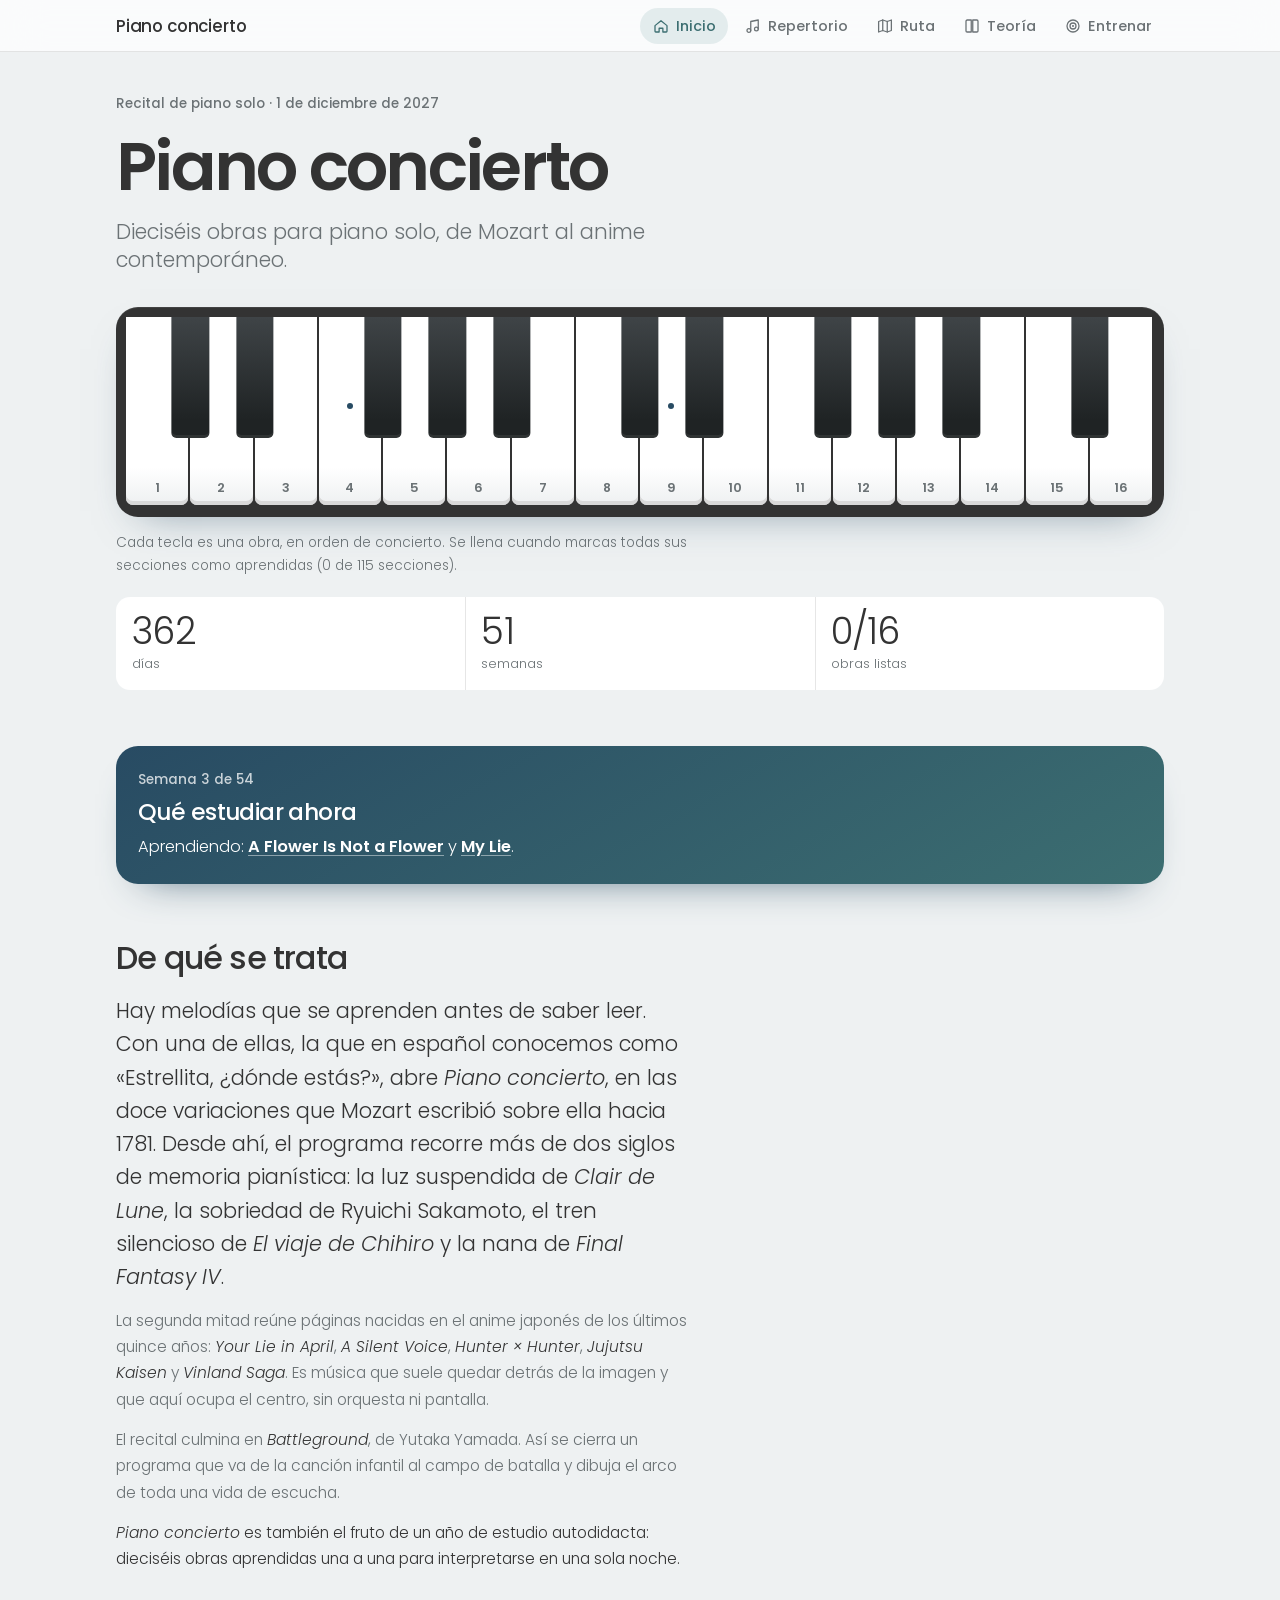
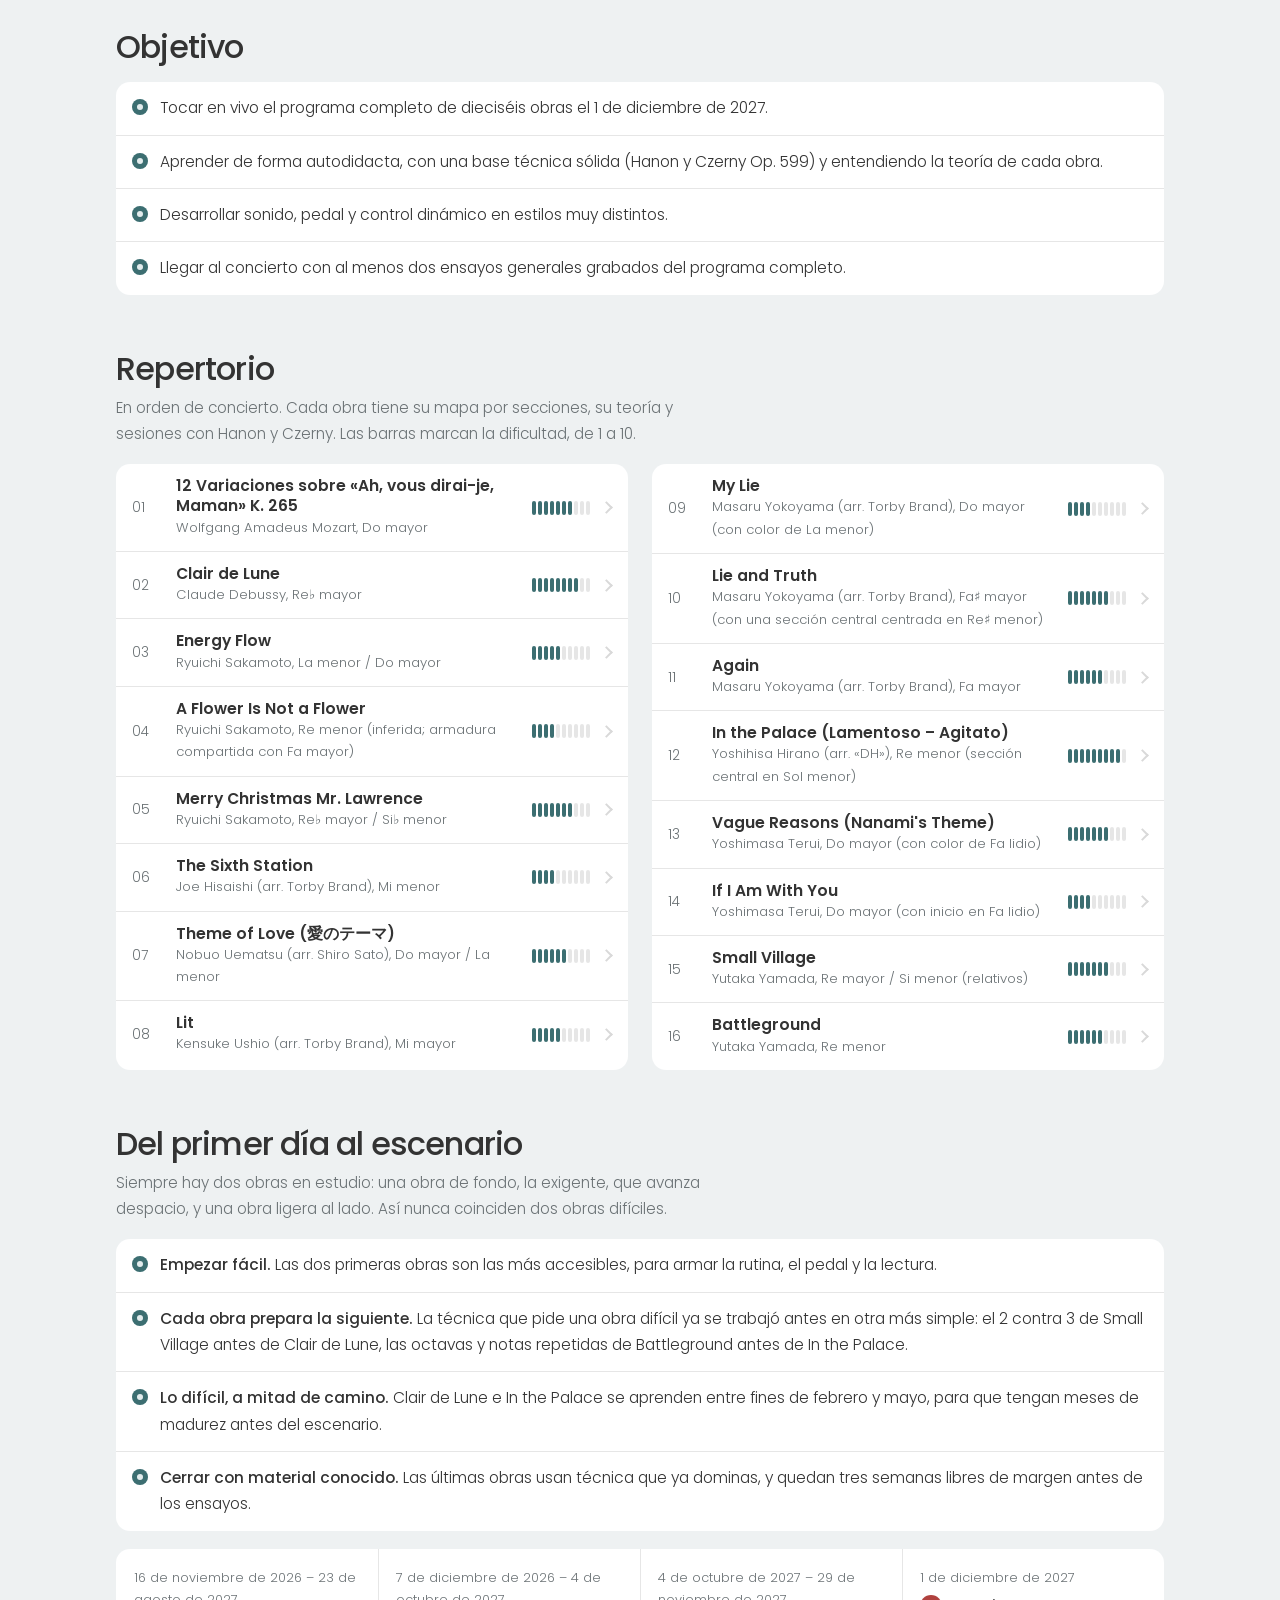
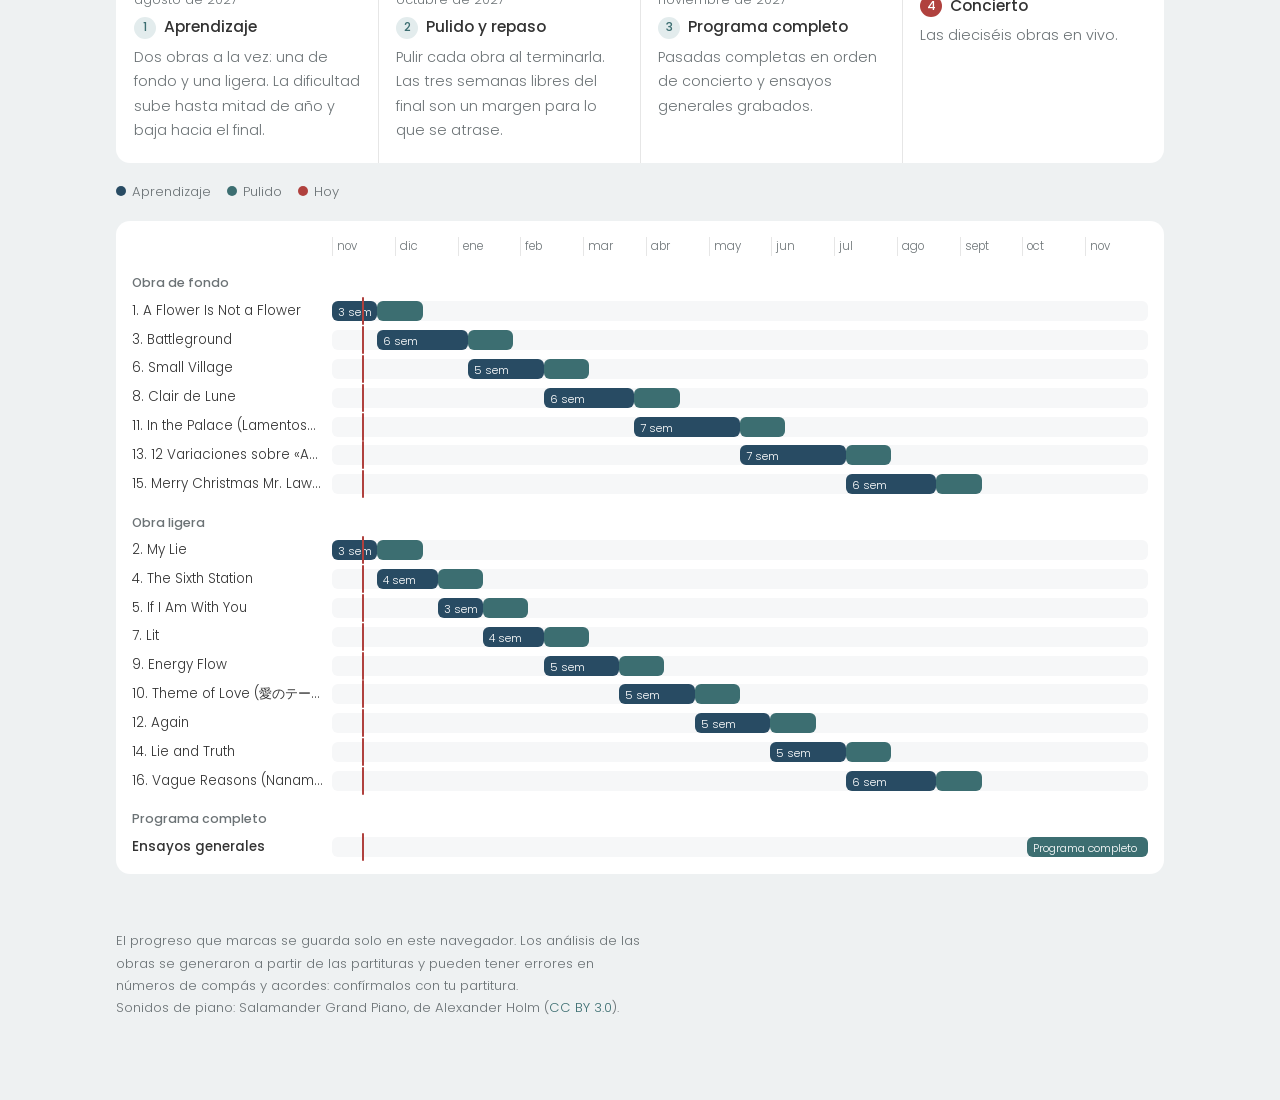
<file: index.html>
<!doctype html>
<html lang="es">
<head>
<meta charset="utf-8">
<meta name="viewport" content="width=device-width, initial-scale=1, viewport-fit=cover">
<title>Piano concierto</title>
<meta name="description" content="Recital de piano solo: dieciséis obras, plan de estudio y hoja de ruta hasta el 1 de diciembre de 2027.">
<link rel="preconnect" href="https://fonts.googleapis.com"><link rel="preconnect" href="https://fonts.gstatic.com" crossorigin>
<link rel="stylesheet" href="https://fonts.googleapis.com/css2?family=Poppins:ital,wght@0,300;0,400;0,500;0,600;1,300;1,400&display=swap">
<link rel="stylesheet" href="assets/styles.css?v=19a6f0f4">
</head>
<body>
<header class="topbar"><div class="in">
  <a class="brand" href="index.html">Piano concierto</a>
  <nav class="tabs" aria-label="Secciones">
    <a href="index.html" aria-current="page"><svg viewBox="0 0 24 24" aria-hidden="true"><path d="M4 11.5 12 5l8 6.5V19a1 1 0 0 1-1 1h-4.5v-5h-5v5H5a1 1 0 0 1-1-1z"/></svg><span>Inicio</span></a>
    <a href="index.html#repertorio"><svg viewBox="0 0 24 24" aria-hidden="true"><path d="M9 18V6l10-2v12"/><circle cx="6.5" cy="18" r="2.5"/><circle cx="16.5" cy="16" r="2.5"/></svg><span>Repertorio</span></a>
    <a href="index.html#ruta"><svg viewBox="0 0 24 24" aria-hidden="true"><path d="M9 4 3.5 6v14L9 18l6 2 5.5-2V4L15 6z"/><path d="M9 4v14M15 6v14"/></svg><span>Ruta</span></a>
    <a href="teoria.html"><svg viewBox="0 0 24 24" aria-hidden="true"><path d="M4 5.5A1.5 1.5 0 0 1 5.5 4H11v16H5.5A1.5 1.5 0 0 1 4 18.5z"/><path d="M20 5.5A1.5 1.5 0 0 0 18.5 4H13v16h5.5a1.5 1.5 0 0 0 1.5-1.5z"/></svg><span>Teoría</span></a>
    <a href="practica.html"><svg viewBox="0 0 24 24" aria-hidden="true"><circle cx="12" cy="12" r="8"/><circle cx="12" cy="12" r="4"/><circle cx="12" cy="12" r=".6"/></svg><span>Entrenar</span></a>
  </nav>
</div></header>

<main class="wrap">
  <section class="hero">
    <span class="eyebrow" id="when"></span>
    <h1>Piano concierto</h1>
    <p class="sub" id="tagline"></p>
    <nav class="keys" id="keys" aria-label="Las dieciséis obras en orden de concierto"></nav>
    <p class="keys-cap" id="ptext"></p>
    <div class="stats" id="count"></div>
  </section>

  <section id="now" class="widget" hidden></section>

  <section id="viaje">
    <div class="lead">
      <h2>De qué se trata</h2>
    </div>
    <div class="synopsis" id="about"></div>
  </section>

  <section>
    <div class="lead">
      <h2>Objetivo</h2>
    </div>
    <ul class="goals group" id="goals"></ul>
  </section>

  <section id="repertorio">
    <div class="lead">
      <h2>Repertorio</h2>
      <p class="muted">En orden de concierto. Cada obra tiene su mapa por secciones, su teoría y sesiones con Hanon y Czerny. Las barras marcan la dificultad, de 1 a 10.</p>
    </div>
    <div class="rep" id="rep"></div>
  </section>

  <section id="ruta">
    <div class="lead">
      <h2>Del primer día al escenario</h2>
      <p class="muted">Siempre hay dos obras en estudio: una obra de fondo, la exigente, que avanza despacio, y una obra ligera al lado. Así nunca coinciden dos obras difíciles.</p>
    </div>
    <ul class="goals group route">
      <li><b>Empezar fácil.</b> Las dos primeras obras son las más accesibles, para armar la rutina, el pedal y la lectura.</li>
      <li><b>Cada obra prepara la siguiente.</b> La técnica que pide una obra difícil ya se trabajó antes en otra más simple: el 2 contra 3 de Small Village antes de Clair de Lune, las octavas y notas repetidas de Battleground antes de In the Palace.</li>
      <li><b>Lo difícil, a mitad de camino.</b> Clair de Lune e In the Palace se aprenden entre fines de febrero y mayo, para que tengan meses de madurez antes del escenario.</li>
      <li><b>Cerrar con material conocido.</b> Las últimas obras usan técnica que ya dominas, y quedan tres semanas libres de margen antes de los ensayos.</li>
    </ul>
    <div class="phases" id="phases"></div>
    <div class="legend"><span><i style="background:#284B63"></i>Aprendizaje</span><span><i style="background:#3C6E71"></i>Pulido</span><span><i style="background:var(--bad)"></i>Hoy</span></div>
    <div class="gantt-box scroll"><div class="gantt" id="gantt"></div></div>
  </section>

  <footer>
    <p>El progreso que marcas se guarda solo en este navegador. Los análisis de las obras se generaron a partir de las partituras y pueden tener errores en números de compás y acordes: confírmalos con tu partitura.</p>
    <p>Sonidos de piano: Salamander Grand Piano, de Alexander Holm (<a href="https://creativecommons.org/licenses/by/3.0/deed.es">CC BY 3.0</a>).</p>
  </footer>
</main>

<script src="assets/data.js?v=1bc05587"></script>
<script src="assets/common.js?v=8ddfc3b9"></script>
<script src="assets/home.js?v=4ec6d211"></script>
</body>
</html>
</file>
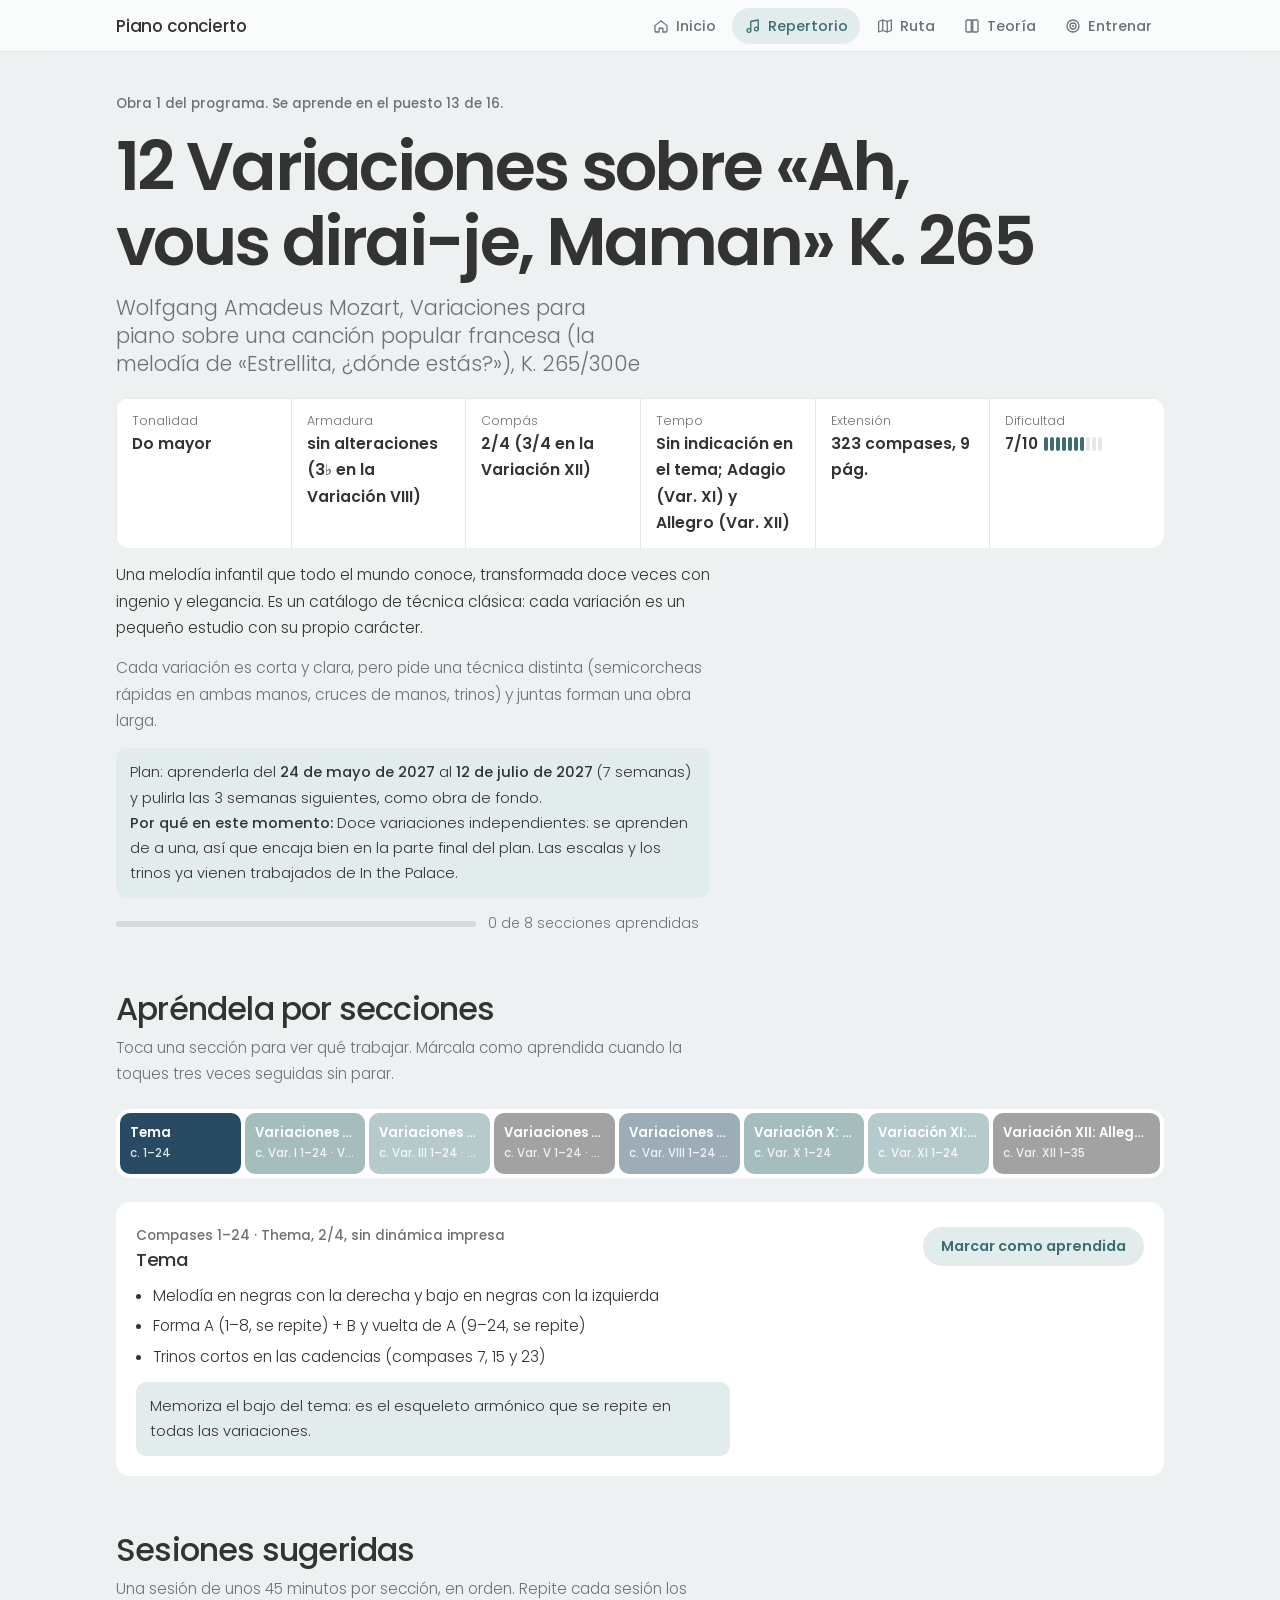
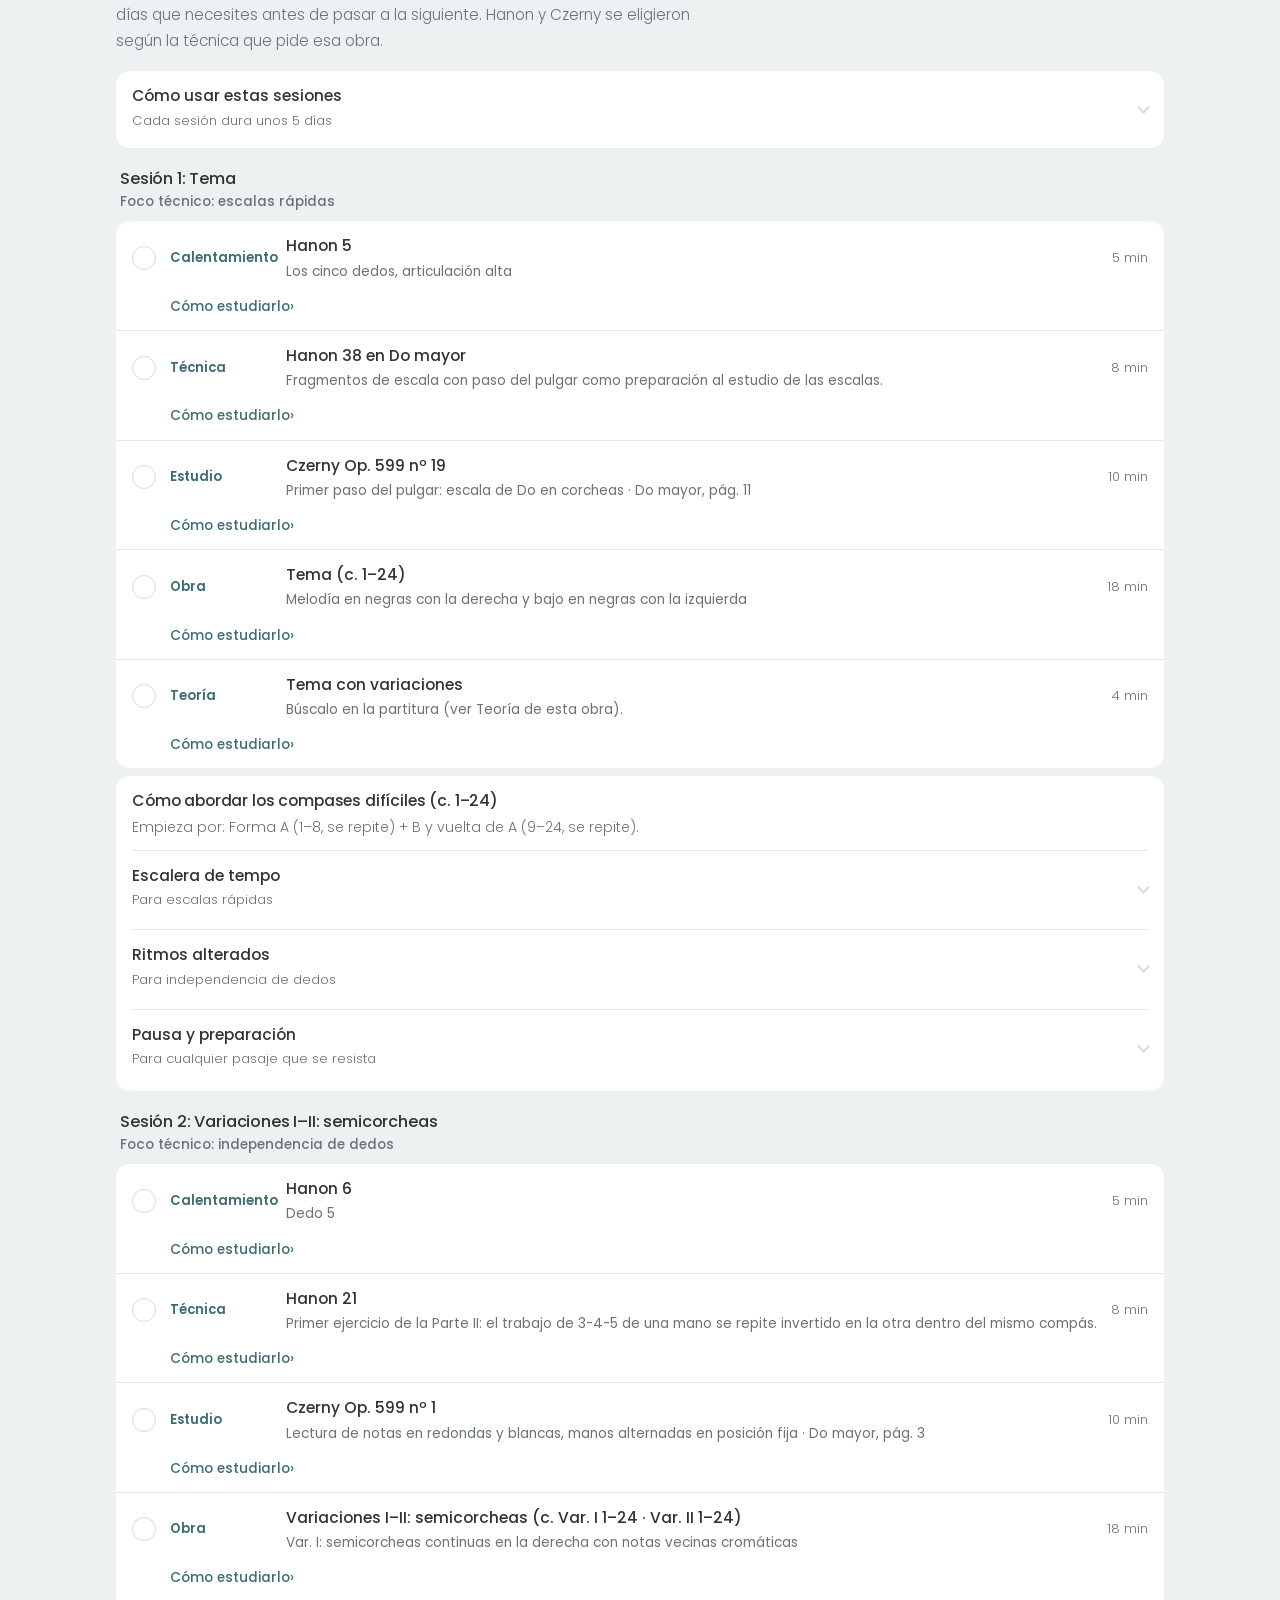
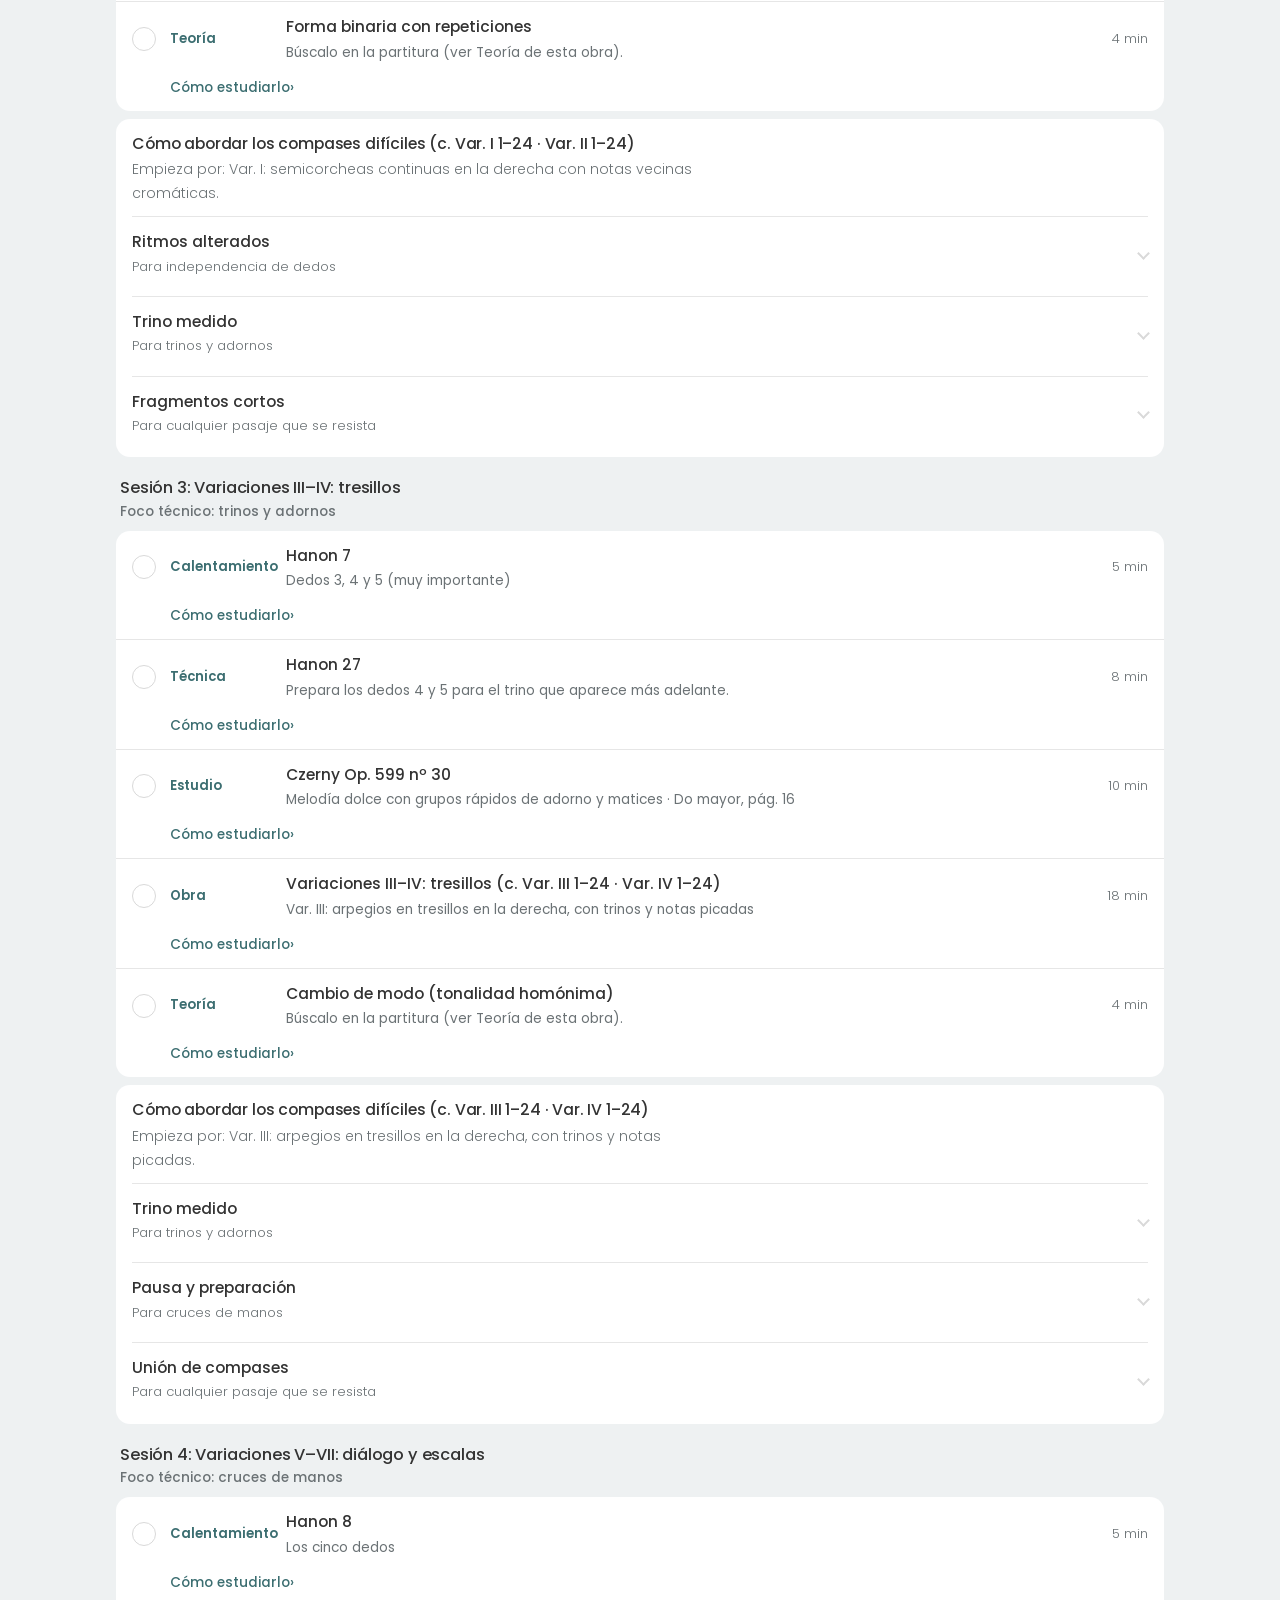
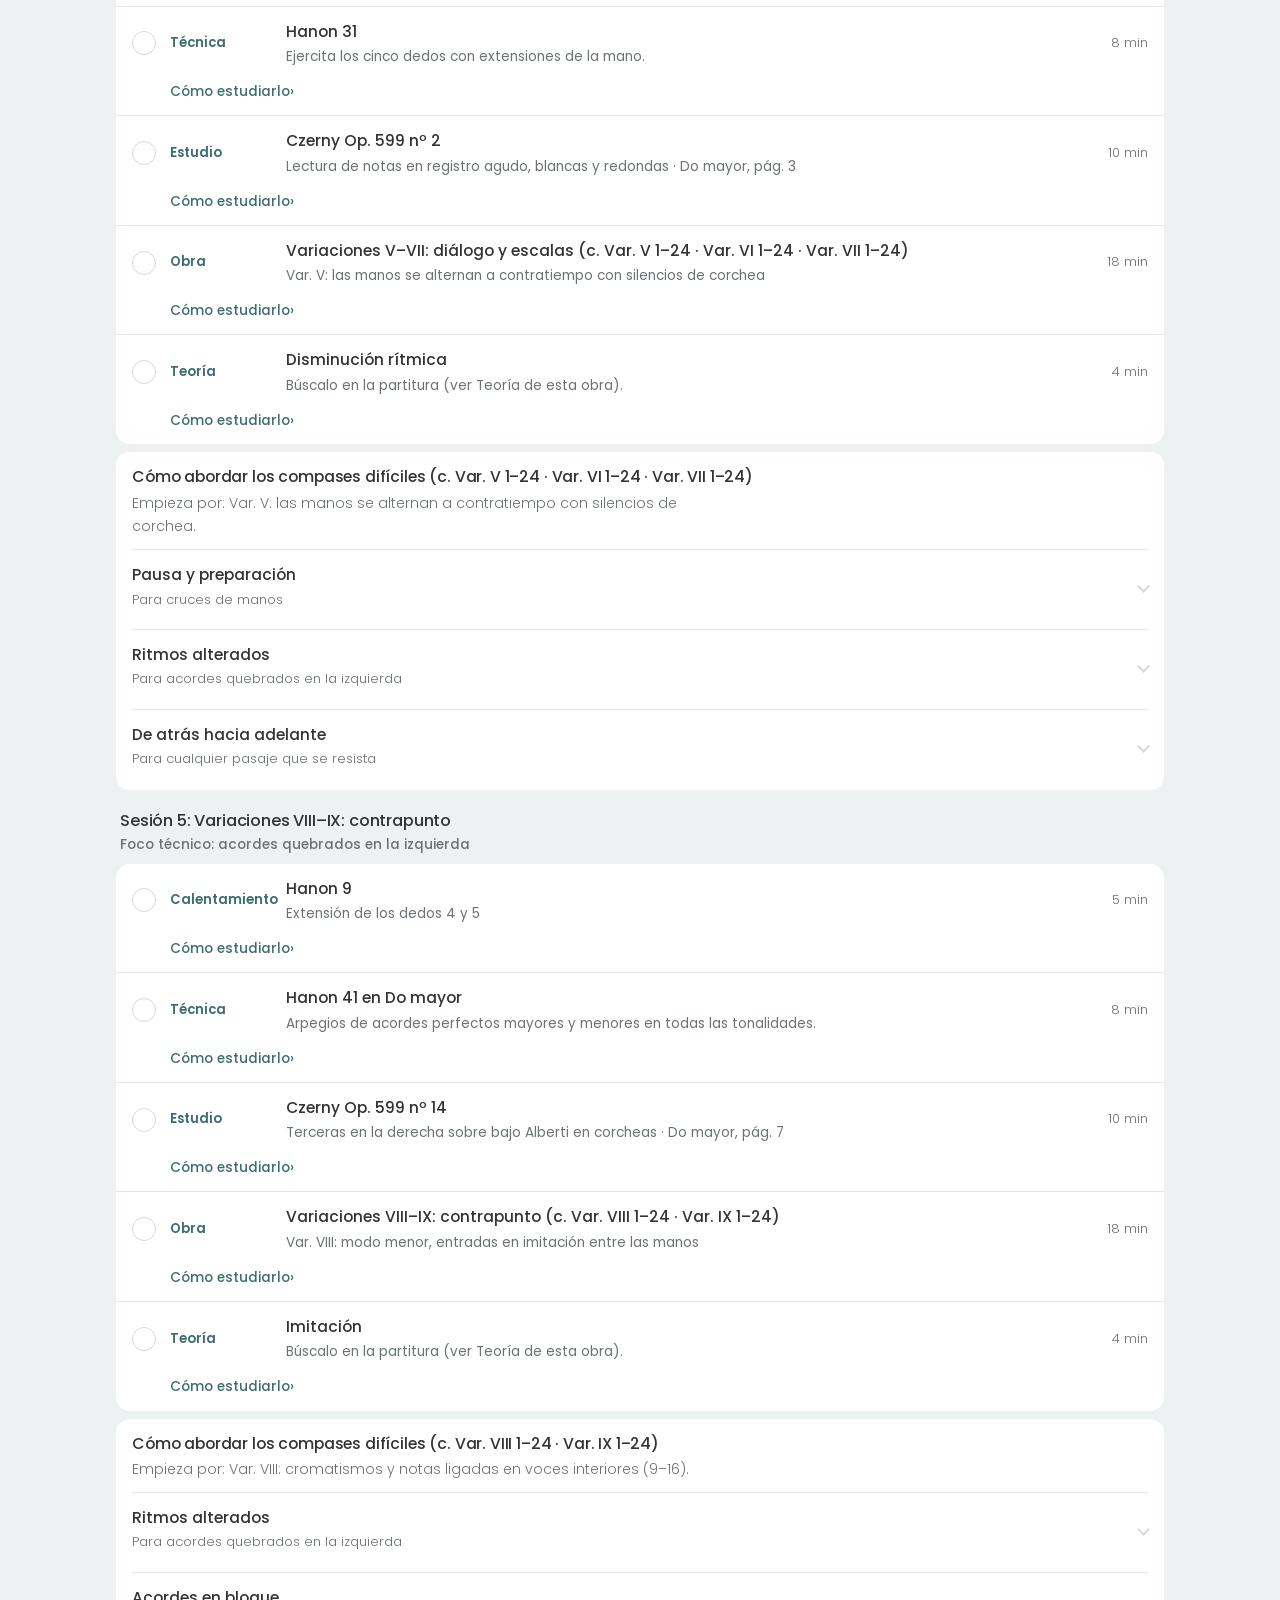
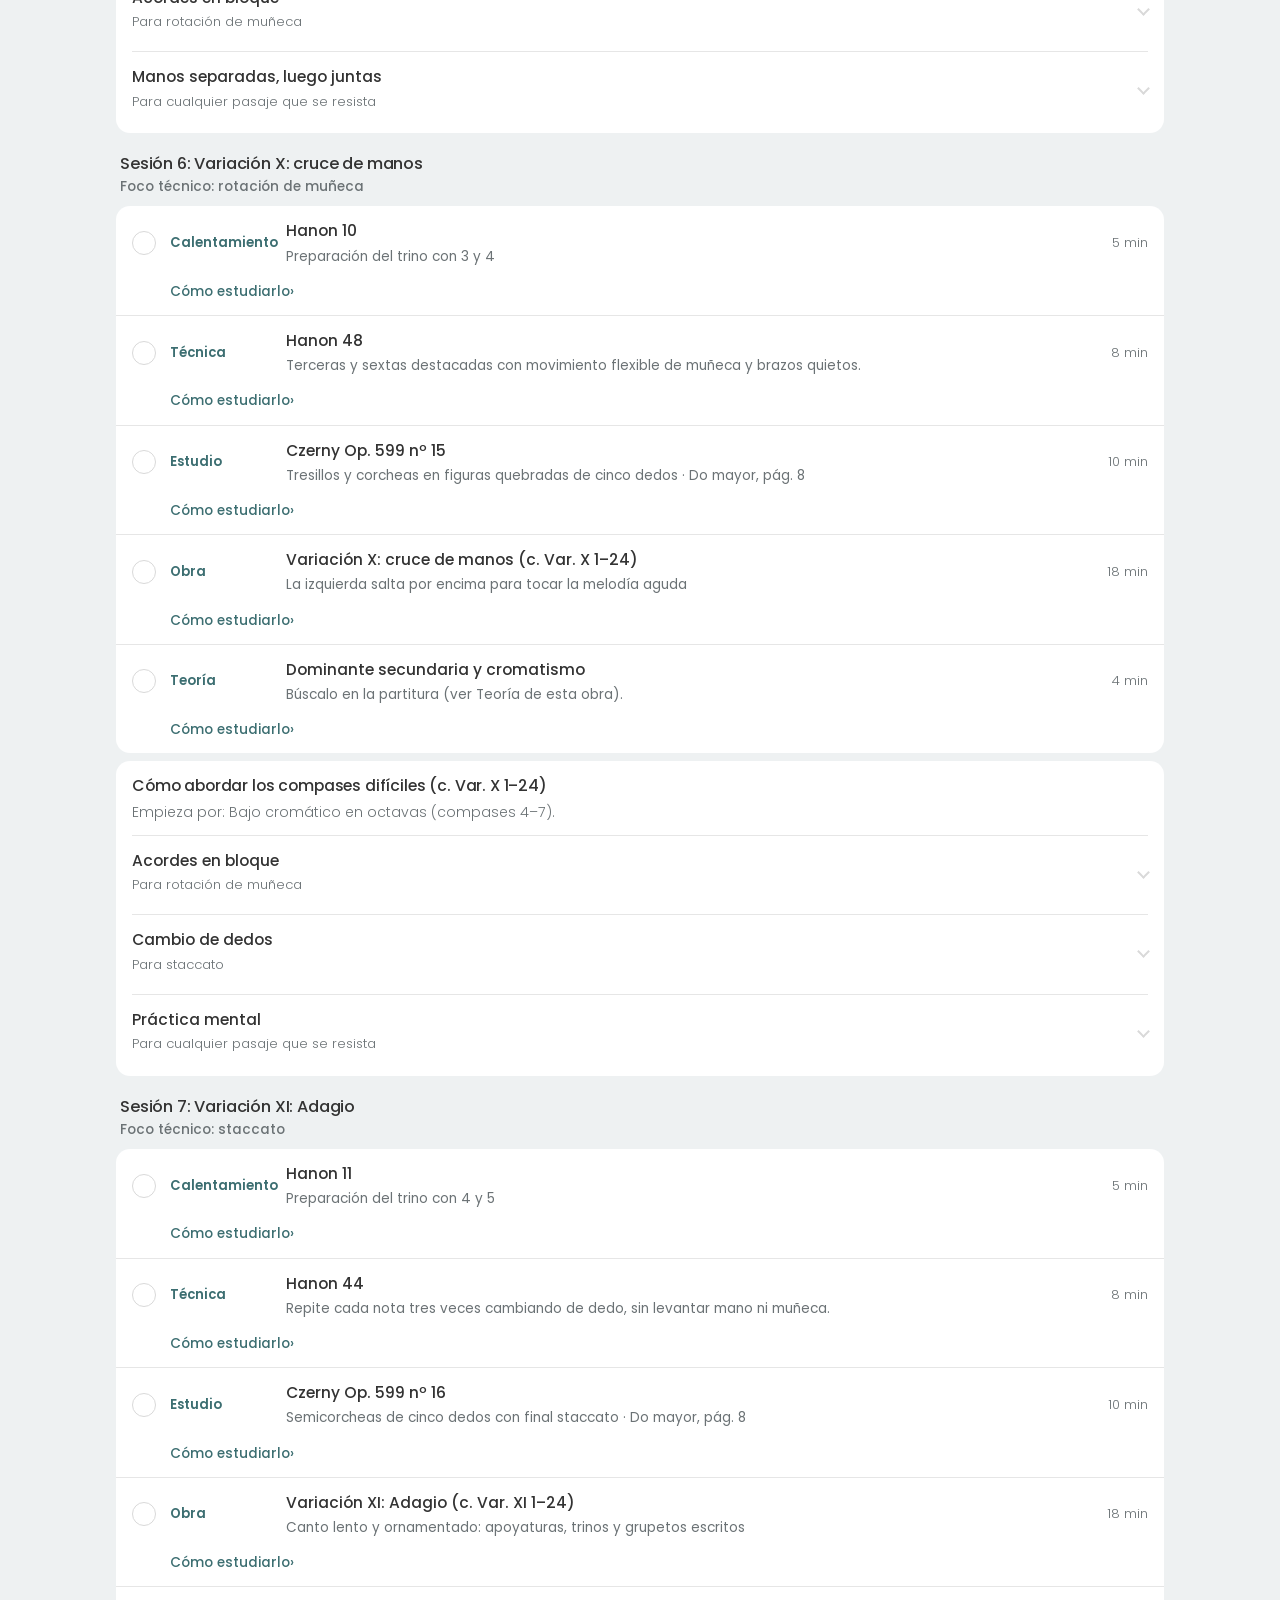
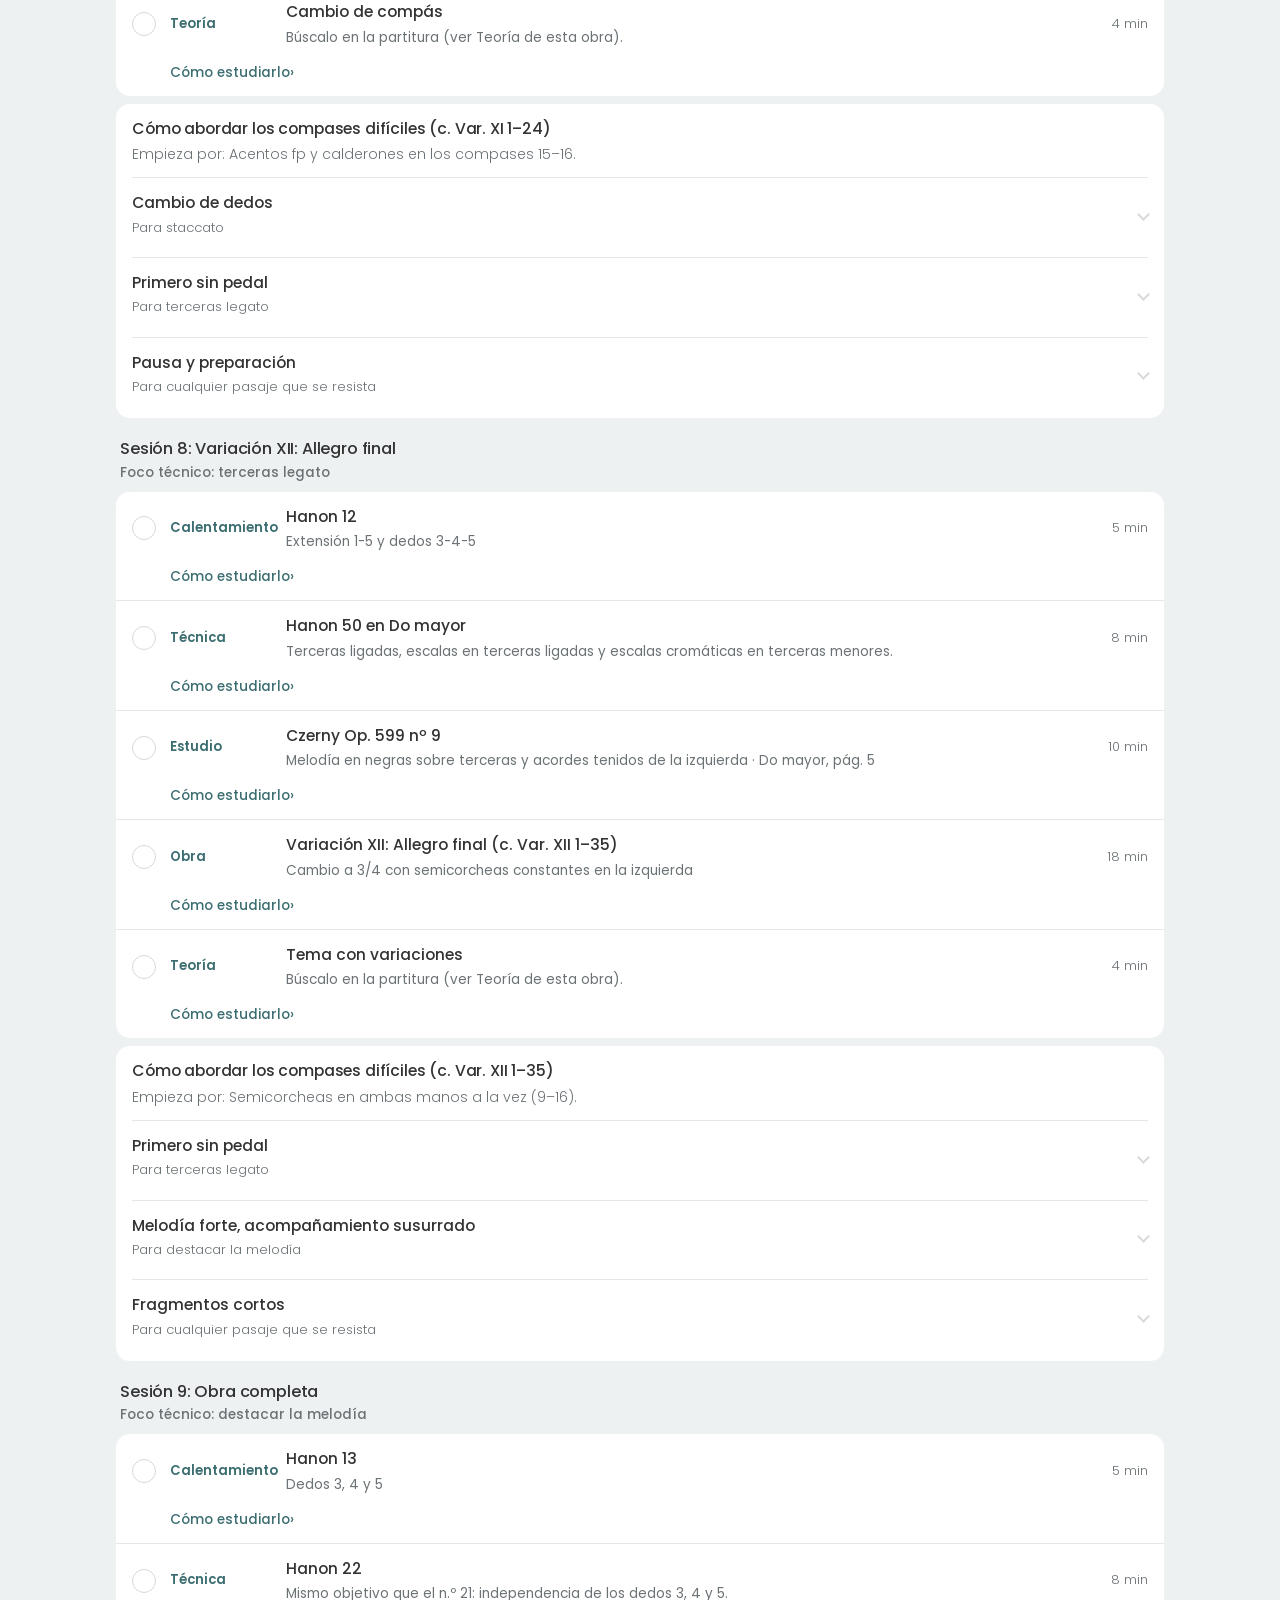
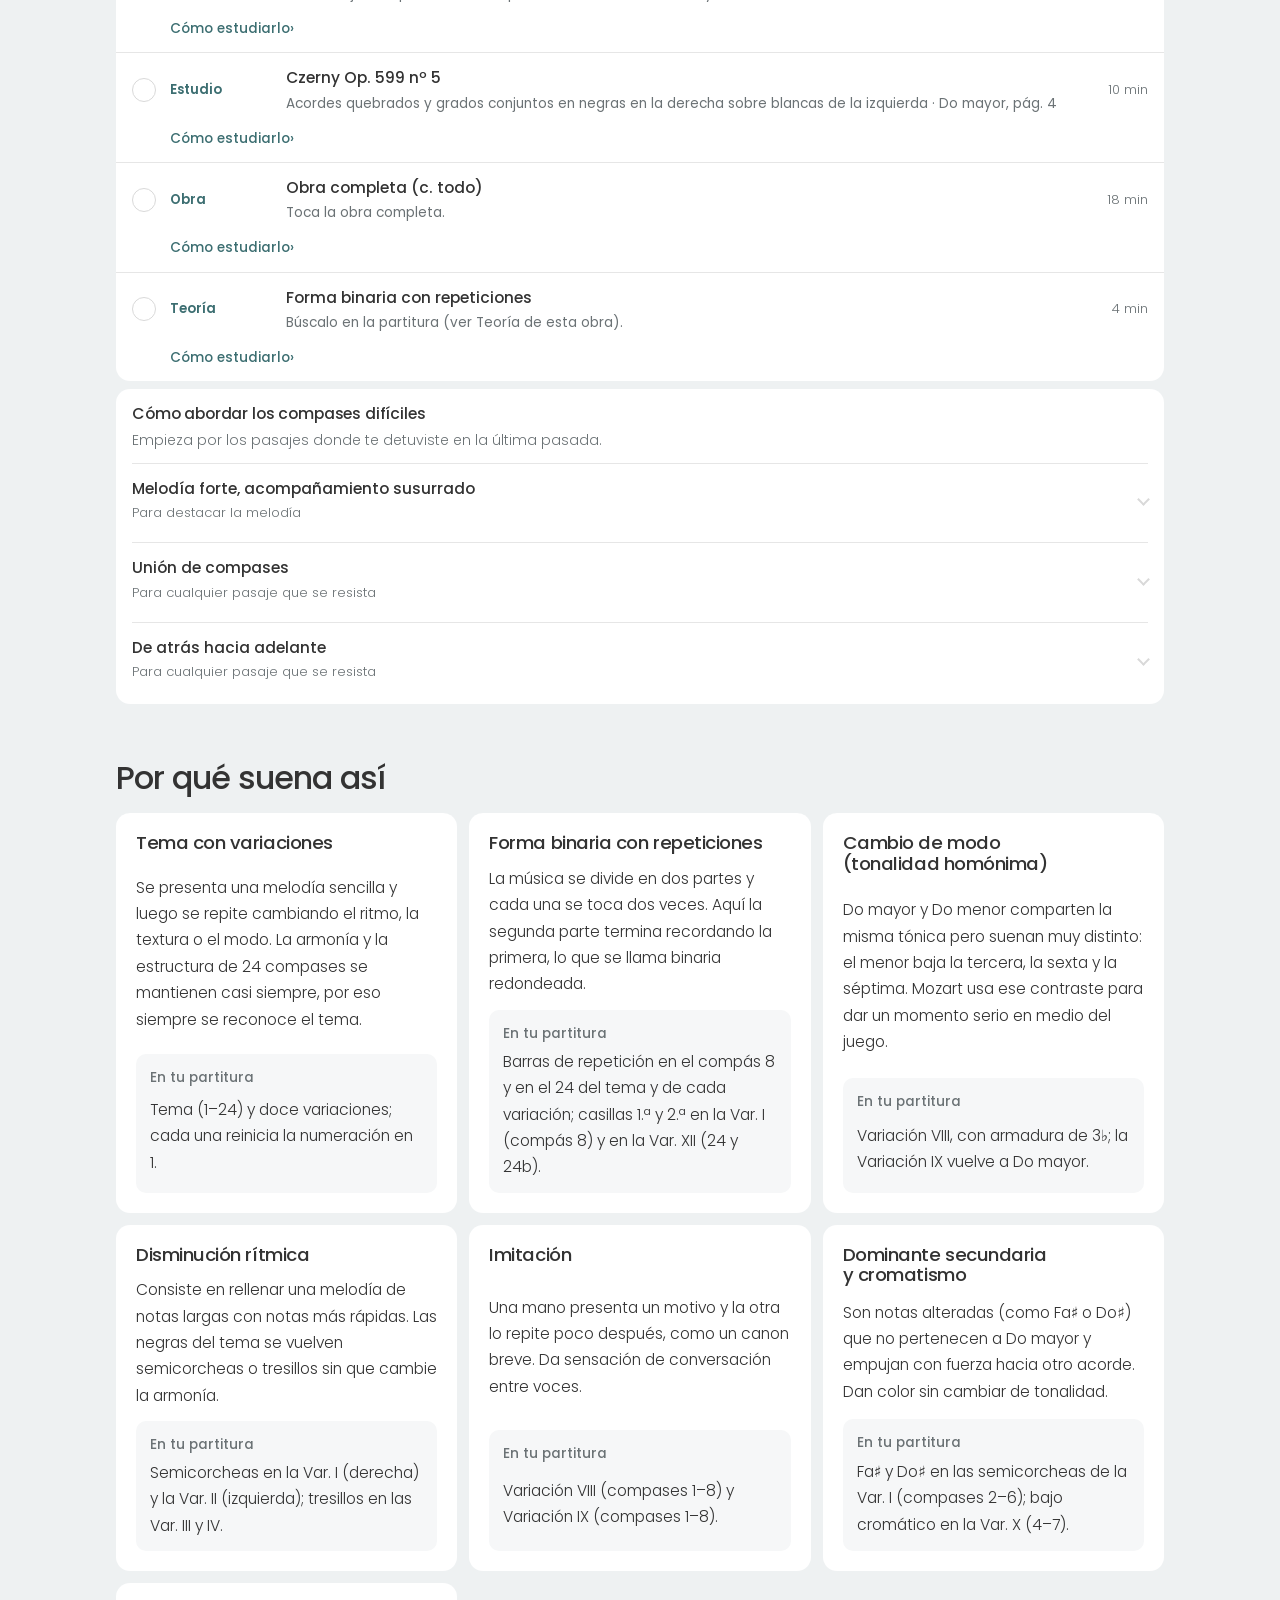
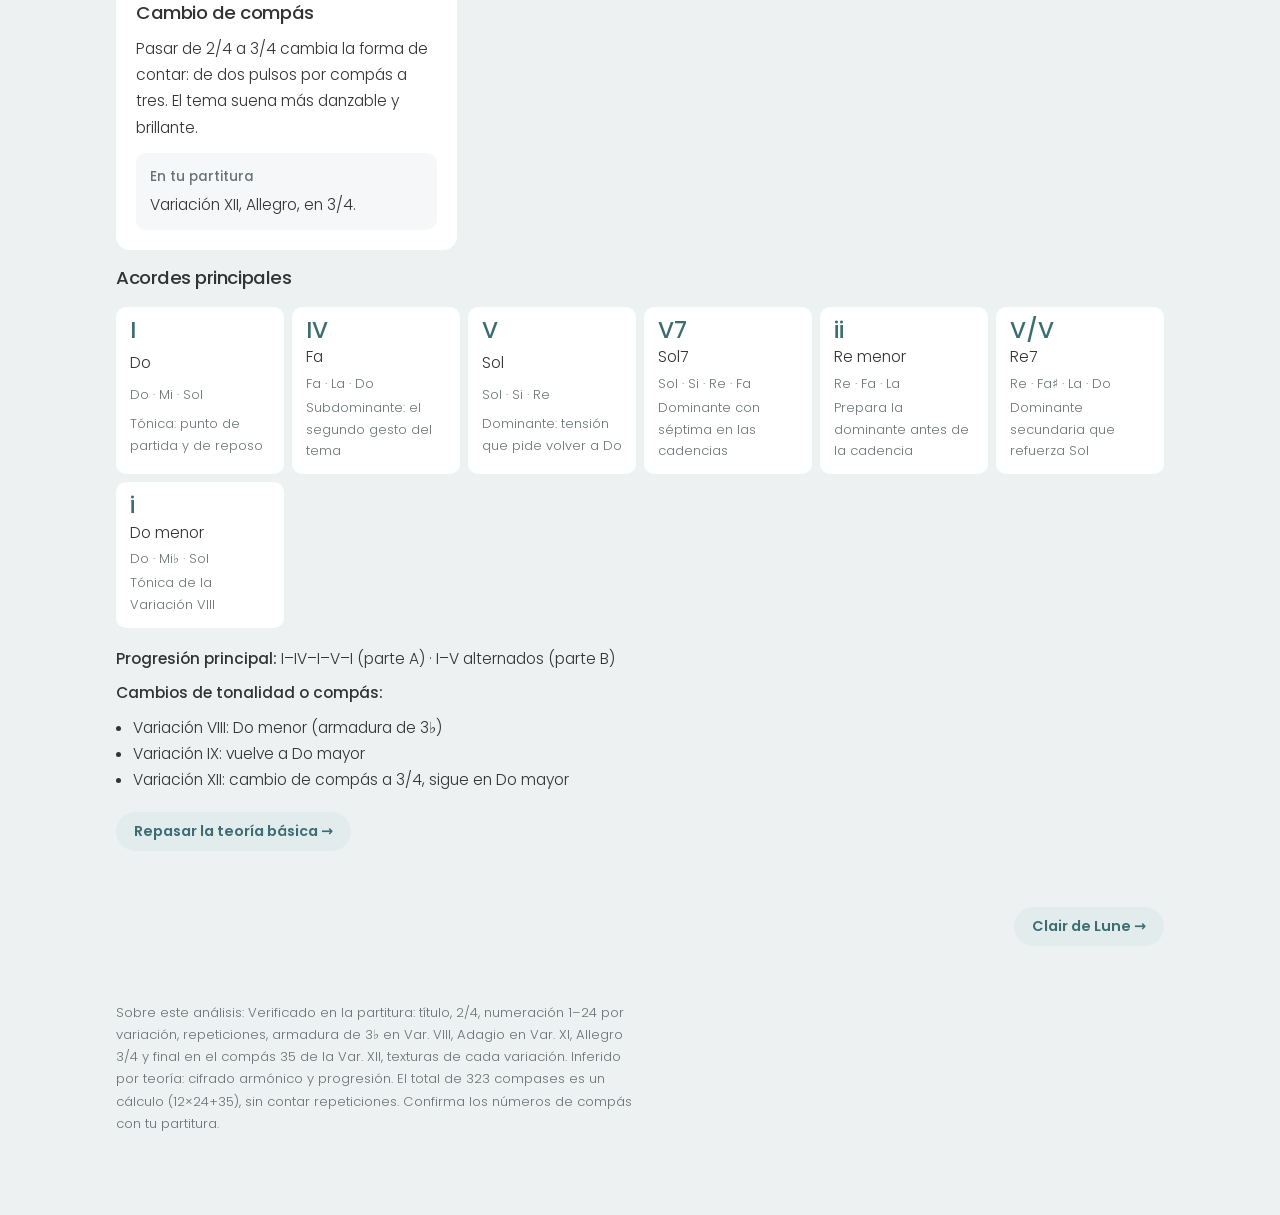
<file: pieza.html>
<!doctype html>
<html lang="es">
<head>
<meta charset="utf-8">
<meta name="viewport" content="width=device-width, initial-scale=1, viewport-fit=cover">
<title>Obra · Piano concierto</title>
<link rel="preconnect" href="https://fonts.googleapis.com"><link rel="preconnect" href="https://fonts.gstatic.com" crossorigin>
<link rel="stylesheet" href="https://fonts.googleapis.com/css2?family=Poppins:ital,wght@0,300;0,400;0,500;0,600;1,300;1,400&display=swap">
<link rel="stylesheet" href="assets/styles.css?v=19a6f0f4">
</head>
<body>
<header class="topbar"><div class="in">
  <a class="brand" href="index.html">Piano concierto</a>
  <nav class="tabs" aria-label="Secciones">
    <a href="index.html"><svg viewBox="0 0 24 24" aria-hidden="true"><path d="M4 11.5 12 5l8 6.5V19a1 1 0 0 1-1 1h-4.5v-5h-5v5H5a1 1 0 0 1-1-1z"/></svg><span>Inicio</span></a>
    <a href="index.html#repertorio" aria-current="page"><svg viewBox="0 0 24 24" aria-hidden="true"><path d="M9 18V6l10-2v12"/><circle cx="6.5" cy="18" r="2.5"/><circle cx="16.5" cy="16" r="2.5"/></svg><span>Repertorio</span></a>
    <a href="index.html#ruta"><svg viewBox="0 0 24 24" aria-hidden="true"><path d="M9 4 3.5 6v14L9 18l6 2 5.5-2V4L15 6z"/><path d="M9 4v14M15 6v14"/></svg><span>Ruta</span></a>
    <a href="teoria.html"><svg viewBox="0 0 24 24" aria-hidden="true"><path d="M4 5.5A1.5 1.5 0 0 1 5.5 4H11v16H5.5A1.5 1.5 0 0 1 4 18.5z"/><path d="M20 5.5A1.5 1.5 0 0 0 18.5 4H13v16h5.5a1.5 1.5 0 0 0 1.5-1.5z"/></svg><span>Teoría</span></a>
    <a href="practica.html"><svg viewBox="0 0 24 24" aria-hidden="true"><circle cx="12" cy="12" r="8"/><circle cx="12" cy="12" r="4"/><circle cx="12" cy="12" r=".6"/></svg><span>Entrenar</span></a>
  </nav>
</div></header>

<main class="wrap">
  <section class="hero" id="head"></section>

  <section>
    <div class="lead">
      <h2>Apréndela por secciones</h2>
      <p class="muted">Toca una sección para ver qué trabajar. Márcala como aprendida cuando la toques tres veces seguidas sin parar.</p>
    </div>
    <div class="map"><div class="timeline" id="timeline"></div></div>
    <div class="card detail" id="detail" aria-live="polite"></div>
  </section>

  <section>
    <div class="lead">
      <h2>Sesiones sugeridas</h2>
      <p class="muted">Una sesión de unos 45 minutos por sección, en orden. Repite cada sesión los días que necesites antes de pasar a la siguiente. Hanon y Czerny se eligieron según la técnica que pide esa obra.</p>
    </div>
    <div class="sessions" id="sessions"></div>
  </section>

  <section>
    <div class="lead">
      <h2>Por qué suena así</h2>
    </div>
    <div class="concepts" id="concepts"></div>
    <h3>Acordes principales</h3>
    <div class="chords" id="chords"></div>
    <div id="harmony" style="display:grid;gap:8px"></div>
    <p><a class="btn" href="teoria.html">Repasar la teoría básica →</a></p>
  </section>

  <nav class="row" id="pager"></nav>
  <footer><p id="confidence"></p></footer>
</main>

<script src="assets/data.js?v=1bc05587"></script>
<script src="assets/common.js?v=8ddfc3b9"></script>
<script src="assets/piece.js?v=14ff475f"></script>
</body>
</html>
</file>
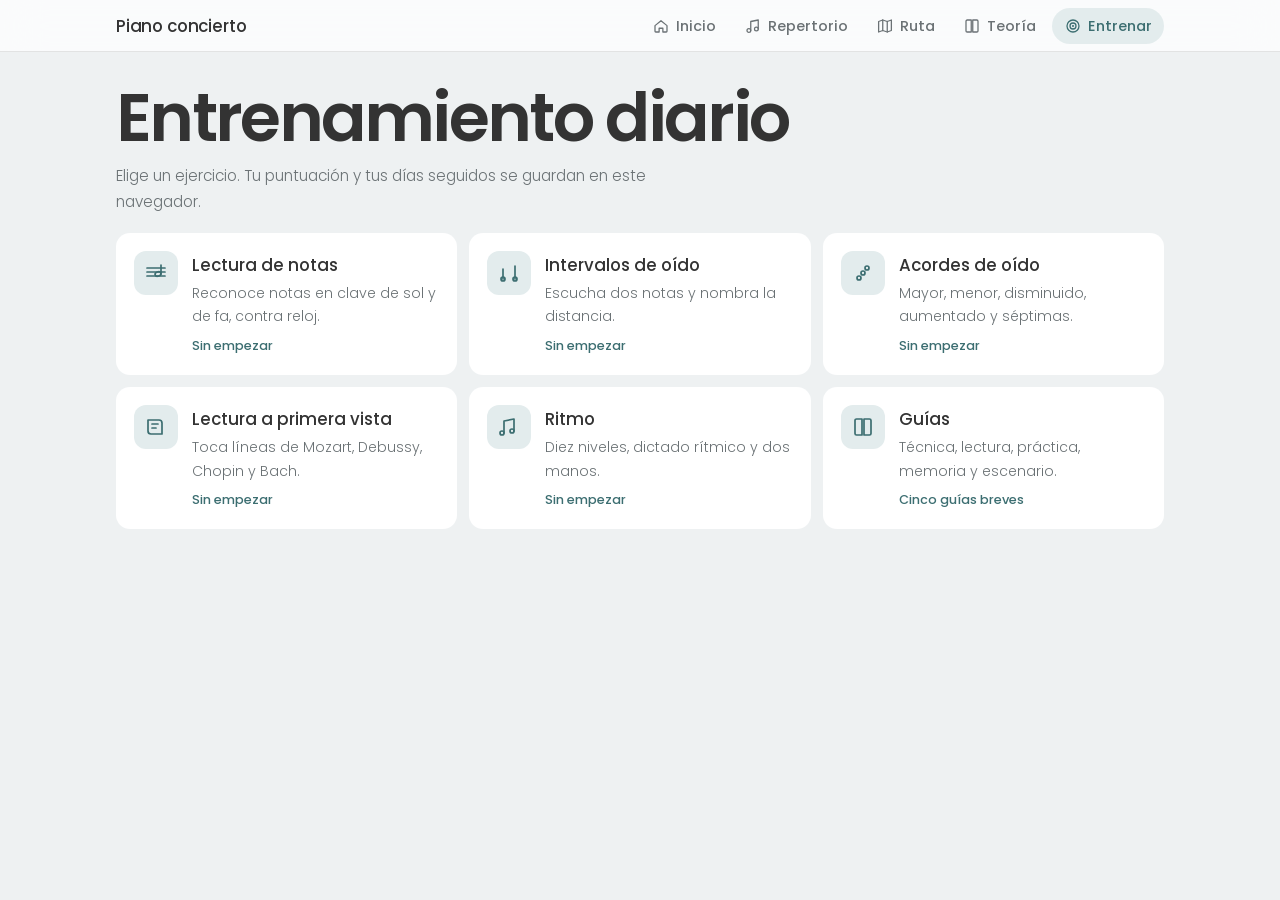
<file: practica.html>
<!doctype html>
<html lang="es">
<head>
<meta charset="utf-8">
<meta name="viewport" content="width=device-width, initial-scale=1, viewport-fit=cover">
<title>Entrenar · Piano concierto</title>
<meta name="description" content="Entrenamiento diario de lectura de notas, intervalos y acordes, y guías de técnica, lectura, práctica, memoria y escenario.">
<link rel="preconnect" href="https://fonts.googleapis.com"><link rel="preconnect" href="https://fonts.gstatic.com" crossorigin>
<link rel="stylesheet" href="https://fonts.googleapis.com/css2?family=Noto+Music&family=Poppins:ital,wght@0,300;0,400;0,500;0,600;1,300;1,400&display=swap">
<link rel="stylesheet" href="assets/styles.css?v=19a6f0f4">
<link rel="stylesheet" href="assets/trainer.css?v=e98f2d61">
<link rel="stylesheet" href="assets/rhythm.css?v=c43c9143">
</head>
<body>
<header class="topbar"><div class="in">
  <a class="brand" href="index.html">Piano concierto</a>
  <nav class="tabs" aria-label="Secciones">
    <a href="index.html"><svg viewBox="0 0 24 24" aria-hidden="true"><path d="M4 11.5 12 5l8 6.5V19a1 1 0 0 1-1 1h-4.5v-5h-5v5H5a1 1 0 0 1-1-1z"/></svg><span>Inicio</span></a>
    <a href="index.html#repertorio"><svg viewBox="0 0 24 24" aria-hidden="true"><path d="M9 18V6l10-2v12"/><circle cx="6.5" cy="18" r="2.5"/><circle cx="16.5" cy="16" r="2.5"/></svg><span>Repertorio</span></a>
    <a href="index.html#ruta"><svg viewBox="0 0 24 24" aria-hidden="true"><path d="M9 4 3.5 6v14L9 18l6 2 5.5-2V4L15 6z"/><path d="M9 4v14M15 6v14"/></svg><span>Ruta</span></a>
    <a href="teoria.html"><svg viewBox="0 0 24 24" aria-hidden="true"><path d="M4 5.5A1.5 1.5 0 0 1 5.5 4H11v16H5.5A1.5 1.5 0 0 1 4 18.5z"/><path d="M20 5.5A1.5 1.5 0 0 0 18.5 4H13v16h5.5a1.5 1.5 0 0 0 1.5-1.5z"/></svg><span>Teoría</span></a>
    <a href="practica.html" aria-current="page"><svg viewBox="0 0 24 24" aria-hidden="true"><circle cx="12" cy="12" r="8"/><circle cx="12" cy="12" r="4"/><circle cx="12" cy="12" r=".6"/></svg><span>Entrenar</span></a>
  </nav>
</div></header>

<main class="wrap">
  <section class="view hub" data-view="">
    <div class="lead">
      <h1>Entrenamiento diario</h1>
      <p class="muted">Elige un ejercicio. Tu puntuación y tus días seguidos se guardan en este navegador.</p>
    </div>
    <nav class="tiles" aria-label="Ejercicios">
      <a class="tile" href="#notas"><svg viewBox="0 0 24 24" aria-hidden="true"><path d="M3 7h18M3 11h18M3 15h18"/><ellipse cx="14" cy="13" rx="3" ry="2.2" transform="rotate(-20 14 13)"/><path d="M17 13V4"/></svg><span class="tile-t">Lectura de notas</span><span class="tile-d">Reconoce notas en clave de sol y de fa, contra reloj.</span><span class="tile-s" data-stat="notas"></span></a>
      <a class="tile" href="#intervalos"><svg viewBox="0 0 24 24" aria-hidden="true"><path d="M6 18V8M18 18V5"/><circle cx="6" cy="18" r="2"/><circle cx="18" cy="18" r="2"/></svg><span class="tile-t">Intervalos de oído</span><span class="tile-d">Escucha dos notas y nombra la distancia.</span><span class="tile-s" data-stat="intervalos"></span></a>
      <a class="tile" href="#acordes"><svg viewBox="0 0 24 24" aria-hidden="true"><circle cx="8" cy="17" r="2"/><circle cx="12" cy="12" r="2"/><circle cx="16" cy="7" r="2"/></svg><span class="tile-t">Acordes de oído</span><span class="tile-d">Mayor, menor, disminuido, aumentado y séptimas.</span><span class="tile-s" data-stat="acordes"></span></a>
      <a class="tile" href="#lectura"><svg viewBox="0 0 24 24" aria-hidden="true"><path d="M4 5h11a3 3 0 0 1 3 3v11H7a3 3 0 0 1-3-3z"/><path d="M8 9h6M8 13h4"/></svg><span class="tile-t">Lectura a primera vista</span><span class="tile-d">Toca líneas de Mozart, Debussy, Chopin y Bach.</span><span class="tile-s" data-stat="lectura"></span></a>
      <a class="tile" href="#ritmo"><svg viewBox="0 0 24 24" aria-hidden="true"><path d="M7 18V6l10-2v12"/><circle cx="5" cy="18" r="2"/><circle cx="15" cy="16" r="2"/></svg><span class="tile-t">Ritmo</span><span class="tile-d">Diez niveles, dictado rítmico y dos manos.</span><span class="tile-s" data-stat="ritmo"></span></a>
      <a class="tile" href="#guias"><svg viewBox="0 0 24 24" aria-hidden="true"><path d="M4 5.5A1.5 1.5 0 0 1 5.5 4H11v16H5.5A1.5 1.5 0 0 1 4 18.5z"/><path d="M20 5.5A1.5 1.5 0 0 0 18.5 4H13v16h5.5a1.5 1.5 0 0 0 1.5-1.5z"/></svg><span class="tile-t">Guías</span><span class="tile-d">Técnica, lectura, práctica, memoria y escenario.</span><span class="tile-s" data-stat="guias"></span></a>
    </nav>
  </section>

  <section class="view" data-view="notas" id="notas" hidden>
    <a class="back" href="#">← Entrenar</a>
    <div class="lead">
      <h2>Lectura de notas</h2>
      <p class="muted">Rondas de un minuto: nombra cada nota antes de que se acabe el tiempo.</p>
    </div>
    <article class="card trainer" id="t-notes"></article>
  </section>

  <section class="view" data-view="intervalos" id="intervalos" hidden>
    <a class="back" href="#">← Entrenar</a>
    <div class="lead">
      <h2>Intervalos de oído</h2>
      <p class="muted">Escucha dos notas y elige el intervalo. Responde con los botones o con las teclas 1 a 9.</p>
    </div>
    <article class="card trainer" id="t-intervals"></article>
  </section>

  <section class="view" data-view="acordes" id="acordes" hidden>
    <a class="back" href="#">← Entrenar</a>
    <div class="lead">
      <h2>Acordes de oído</h2>
      <p class="muted">Escucha el acorde y elige su tipo. Responde con los botones o con las teclas 1 a 9.</p>
    </div>
    <article class="card trainer" id="t-chords"></article>
  </section>

  <section class="view" data-view="lectura" id="lectura" hidden>
    <a class="back" href="#">← Entrenar</a>
    <div class="lead">
      <h2>Lectura a primera vista</h2>
      <p class="muted">Lee una línea de Mozart, Debussy, Chopin o Bach y tócala nota a nota; si la tocas a tempo, oirás la melodía.</p>
    </div>
    <article class="card trainer sight" id="t-sight"></article>
  </section>

  <section class="view" data-view="ritmo" id="ritmo" hidden>
    <a class="back" href="#">← Entrenar</a>
    <div class="lead">
      <h2>Ritmo</h2>
      <p class="muted">De la negra a la polirritmia en diez niveles: escucha cada figura, márcala a tempo o reconócela de oído.</p>
    </div>
    <article class="card trainer rhythm" id="t-rhythm"></article>
  </section>

  <section class="view" data-view="guias" id="guias" hidden>
    <a class="back" href="#">← Entrenar</a>
    <div class="lead">
      <h2>Guías</h2>
      <p class="muted">Consejos breves y prácticos. Abre una guía y elige una idea para aplicar en tu próxima sesión.</p>
    </div>
    <div class="techs" id="guides"></div>
  </section>
</main>

<script src="assets/common.js?v=8ddfc3b9"></script>
<script src="assets/trainer.js?v=c6477401"></script>
<script src="assets/guides.js?v=a158b4e6"></script>
<script src="assets/sight-data.js?v=f9be2397"></script>
<script src="assets/sight.js?v=6becb626"></script>
<script src="assets/rhythm-data.js?v=475fa436"></script>
<script src="assets/rhythm.js?v=fa99a15a"></script>
<script src="assets/hub.js?v=7f3dac5a"></script>
</body>
</html>
</file>
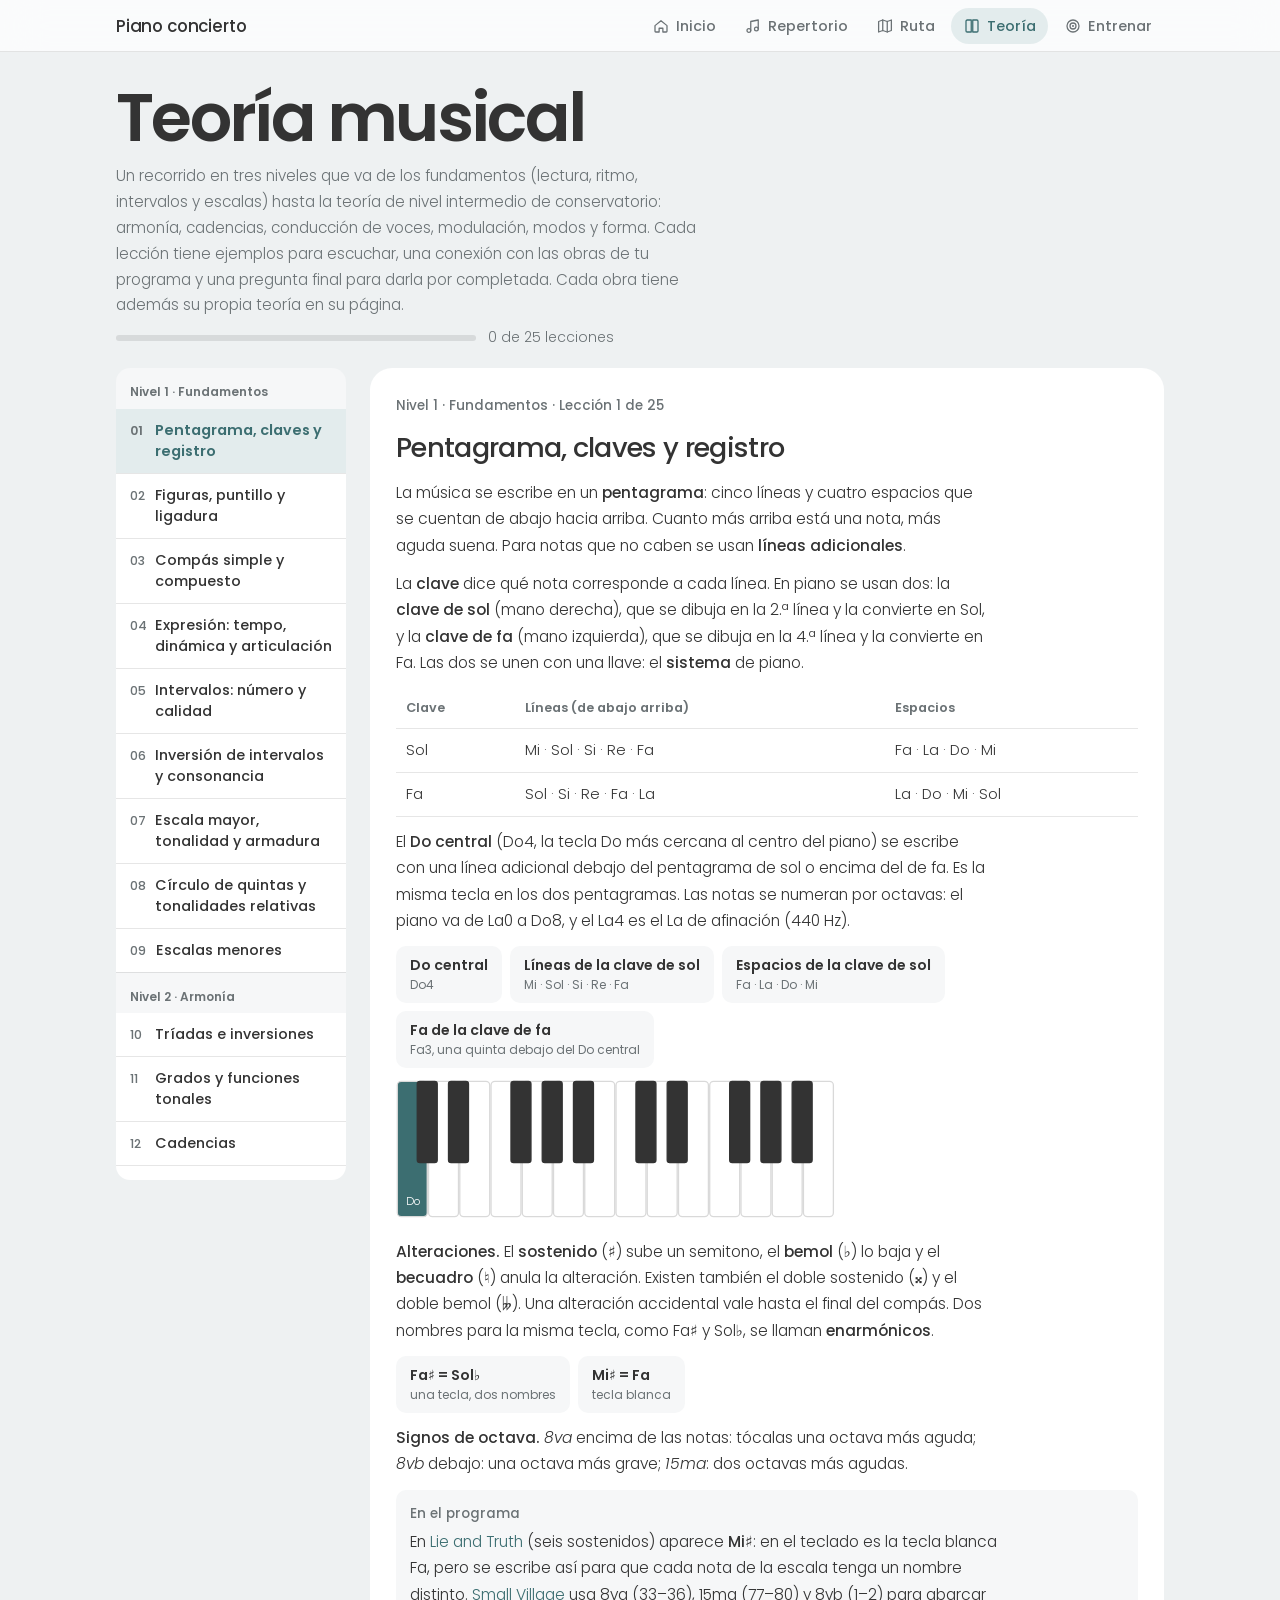
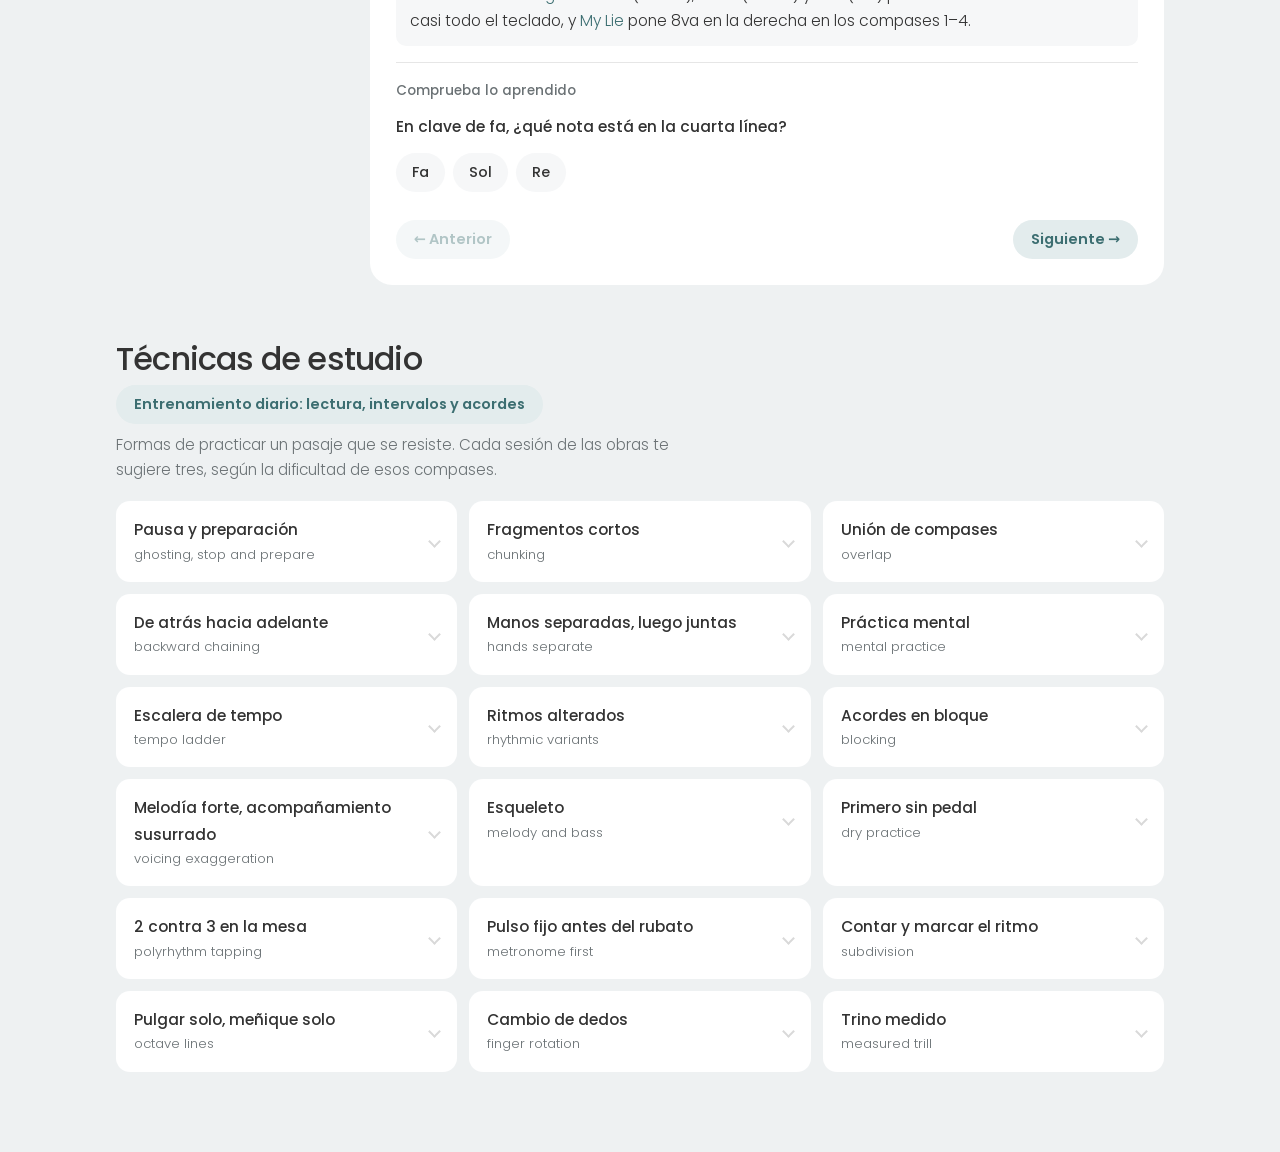
<file: teoria.html>
<!doctype html>
<html lang="es">
<head>
<meta charset="utf-8">
<meta name="viewport" content="width=device-width, initial-scale=1, viewport-fit=cover">
<title>Teoría · Piano concierto</title>
<link rel="preconnect" href="https://fonts.googleapis.com"><link rel="preconnect" href="https://fonts.gstatic.com" crossorigin>
<link rel="stylesheet" href="https://fonts.googleapis.com/css2?family=Poppins:ital,wght@0,300;0,400;0,500;0,600;1,300;1,400&display=swap">
<link rel="stylesheet" href="assets/styles.css?v=19a6f0f4">
</head>
<body>
<header class="topbar"><div class="in">
  <a class="brand" href="index.html">Piano concierto</a>
  <nav class="tabs" aria-label="Secciones">
    <a href="index.html"><svg viewBox="0 0 24 24" aria-hidden="true"><path d="M4 11.5 12 5l8 6.5V19a1 1 0 0 1-1 1h-4.5v-5h-5v5H5a1 1 0 0 1-1-1z"/></svg><span>Inicio</span></a>
    <a href="index.html#repertorio"><svg viewBox="0 0 24 24" aria-hidden="true"><path d="M9 18V6l10-2v12"/><circle cx="6.5" cy="18" r="2.5"/><circle cx="16.5" cy="16" r="2.5"/></svg><span>Repertorio</span></a>
    <a href="index.html#ruta"><svg viewBox="0 0 24 24" aria-hidden="true"><path d="M9 4 3.5 6v14L9 18l6 2 5.5-2V4L15 6z"/><path d="M9 4v14M15 6v14"/></svg><span>Ruta</span></a>
    <a href="teoria.html" aria-current="page"><svg viewBox="0 0 24 24" aria-hidden="true"><path d="M4 5.5A1.5 1.5 0 0 1 5.5 4H11v16H5.5A1.5 1.5 0 0 1 4 18.5z"/><path d="M20 5.5A1.5 1.5 0 0 0 18.5 4H13v16h5.5a1.5 1.5 0 0 0 1.5-1.5z"/></svg><span>Teoría</span></a>
    <a href="practica.html"><svg viewBox="0 0 24 24" aria-hidden="true"><circle cx="12" cy="12" r="8"/><circle cx="12" cy="12" r="4"/><circle cx="12" cy="12" r=".6"/></svg><span>Entrenar</span></a>
  </nav>
</div></header>

<main class="wrap">
  <section>
    <div class="lead">
      <h1>Teoría musical</h1>
      <p class="muted">Un recorrido en tres niveles que va de los fundamentos (lectura, ritmo, intervalos y escalas) hasta la teoría de nivel intermedio de conservatorio: armonía, cadencias, conducción de voces, modulación, modos y forma. Cada lección tiene ejemplos para escuchar, una conexión con las obras de tu programa y una pregunta final para darla por completada. Cada obra tiene además su propia teoría en su página.</p>
      <div class="progress"><div class="bar"><i id="lbar"></i></div><span class="mono" id="ltext"></span></div>
    </div>
    <div class="lessons">
      <nav class="lnav" id="lnav" aria-label="Lecciones"></nav>
      <article class="lesson" id="lesson" aria-live="polite"></article>
    </div>
  </section>

  <section id="tecnicas">
    <div class="lead">
      <h2>Técnicas de estudio</h2>
      <p><a class="btn" href="practica.html">Entrenamiento diario: lectura, intervalos y acordes</a></p>
      <p class="muted">Formas de practicar un pasaje que se resiste. Cada sesión de las obras te sugiere tres, según la dificultad de esos compases.</p>
    </div>
    <div class="techs" id="techs"></div>
  </section>
</main>

<script src="assets/data.js?v=1bc05587"></script>
<script src="assets/common.js?v=8ddfc3b9"></script>
<script src="assets/lessons.js?v=496bcfff"></script>
</body>
</html>
</file>
<file: assets/styles.css>
/* Palette: charcoal #333333, teal #3C6E71, white, light grey #D9D9D9, navy #284B63.
   iOS-inspired: grouped lists, frosted bars, large titles, bottom tab bar on phones. */
:root {
  --bg: #eef1f2; --surface: #ffffff; --surface-2: #f6f7f8; --fg: #333333; --muted: #6b7275;
  --sep: rgba(51, 51, 51, .12); --line: #d9d9d9;
  --tint: #3C6E71; --navy: #284B63; --accent: #284B63; --on-accent: #ffffff; --teal: #3C6E71;
  --accent-soft: #e3eced; --ok: #3C6E71; --bad: #b0413e; --bar: rgba(255, 255, 255, .72);
  --key: #ffffff; --keyb: #333333;
  --sec-a: #284B63; --sec-b: #3C6E71; --sec-c: #333333; --sec-d: #5f8c8f;
  --display: "Poppins", system-ui, sans-serif;
  --body: "Poppins", system-ui, sans-serif;
  --mono: var(--body);
  --r-lg: 22px; --r: 14px; --r-sm: 10px;
  --gut: max(16px, env(safe-area-inset-left, 0px));
  --gut-r: max(16px, env(safe-area-inset-right, 0px));
  color-scheme: light;
}
@media (prefers-color-scheme: dark) { :root {
  --bg: #121517; --surface: #1d2225; --surface-2: #252b2f; --fg: #f2f4f5; --muted: #9aa3a7;
  --sep: rgba(255, 255, 255, .1); --line: #3a4246;
  --tint: #7fb1b4; --accent: #9cbcd2; --on-accent: #121517; --teal: #7fb1b4; --accent-soft: #1f3340;
  --ok: #8cc0c2; --bad: #e07a76; --bar: rgba(29, 34, 37, .72);
  --key: #d9d9d9; --keyb: #1d2225; --sec-c: #5a5a5a; color-scheme: dark } }

* { box-sizing: border-box; }
html { -webkit-text-size-adjust: 100%; scroll-padding-top: 72px; }
body { margin: 0; background: var(--bg); color: var(--fg); font: 300 15.5px/1.7 var(--body);
  -webkit-font-smoothing: antialiased; }
b, strong { font-weight: 500; }
img { max-width: 100%; }
[hidden] { display: none !important; }
a { color: var(--tint); text-decoration: none; }
a:hover { text-decoration: underline; text-underline-offset: 3px; }
:focus-visible { outline: 3px solid color-mix(in srgb, var(--tint) 55%, transparent); outline-offset: 2px; border-radius: 6px; }

/* ---------- Bars ---------- */
.topbar { position: sticky; top: 0; z-index: 20; }
/* Blur lives on a pseudo-element so the fixed tab bar inside is not trapped by backdrop-filter. */
.topbar::before { content: ""; position: absolute; inset: 0; background: var(--bar);
  -webkit-backdrop-filter: saturate(180%) blur(20px); backdrop-filter: saturate(180%) blur(20px);
  border-bottom: .5px solid var(--sep); z-index: -1; }
.topbar .in { max-width: 1080px; margin: 0 auto; display: flex; align-items: center; gap: 24px;
  height: 52px; padding-left: var(--gut); padding-right: var(--gut-r); }
.brand { font: 500 1.05rem var(--display); color: var(--fg); margin-right: auto; letter-spacing: -.01em; }
.brand:hover { text-decoration: none; }
.tabs { display: flex; gap: 4px; }
.tabs a { display: flex; align-items: center; gap: 6px; padding: 6px 12px; border-radius: 999px;
  color: var(--muted); font-size: .9rem; font-weight: 500; }
.tabs a:hover { color: var(--fg); text-decoration: none; }
.tabs a[aria-current="page"] { color: var(--tint); background: var(--accent-soft); }
.tabs svg { width: 18px; height: 18px; fill: none; stroke: currentColor; stroke-width: 1.7; stroke-linecap: round; stroke-linejoin: round; }

@media (max-width: 720px) {
  .topbar .in { justify-content: center; height: 44px; }
  .brand { margin: 0; font-size: 1.02rem; font-family: var(--body); }
  .tabs { position: fixed; left: 0; right: 0; bottom: 0; z-index: 30; justify-content: space-around; gap: 0;
    padding: 6px var(--gut-r) calc(6px + env(safe-area-inset-bottom, 0px)) var(--gut);
    background: var(--bar); -webkit-backdrop-filter: saturate(180%) blur(20px); backdrop-filter: saturate(180%) blur(20px);
    border-top: .5px solid var(--sep); }
  .tabs a { flex-direction: column; gap: 2px; font-size: .66rem; padding: 4px 8px; border-radius: 10px; min-width: 64px; }
  .tabs a[aria-current="page"] { background: none; }
  .tabs svg { width: 24px; height: 24px; }
  body { padding-bottom: calc(64px + env(safe-area-inset-bottom, 0px)); }
}

/* ---------- Layout & type ---------- */
.wrap { max-width: 1080px; margin: 0 auto; padding-block: 28px 80px; padding-left: var(--gut); padding-right: var(--gut-r);
  display: grid; gap: 56px; }
.wrap > * { min-width: 0; }
h1, h2, h3, h4 { font-family: var(--display); font-weight: 500; text-wrap: balance; margin: 0; line-height: 1.12; letter-spacing: -.025em; }
h1 { font-size: clamp(2.3rem, 7.5vw, 4.2rem); font-weight: 600; letter-spacing: -.04em; }
h2 { font-size: clamp(1.55rem, 4.2vw, 2rem); }
h3 { font-size: 1.15rem; }
h4 { font-size: .98rem; letter-spacing: -.01em; }
p { margin: 0; max-width: 66ch; }
.eyebrow { font-size: .85rem; font-weight: 500; color: var(--muted); }
.muted { color: var(--muted); }
.mono { font-variant-numeric: tabular-nums; }
section { display: grid; gap: 18px; }
.lead { display: grid; gap: 8px; align-content: start; }
.lead .muted { font-size: .95rem; }
.card { background: var(--surface); border-radius: var(--r); padding: 20px; display: grid; gap: 12px; }
.note { background: var(--accent-soft); border-radius: var(--r-sm); padding: 12px 14px; font-size: .92rem; }
.row { display: flex; flex-wrap: wrap; gap: 12px; align-items: center; justify-content: space-between; }
.scroll { overflow-x: auto; -webkit-overflow-scrolling: touch; }
footer { color: var(--muted); font-size: .82rem; }

.btn { appearance: none; border: 0; background: var(--accent-soft); color: var(--tint); border-radius: 999px;
  padding: 9px 18px; font: 600 .9rem var(--body); cursor: pointer; display: inline-flex; align-items: center; gap: 6px;
  transition: transform .15s, background .2s; }
.btn:hover { text-decoration: none; }
.btn:active { transform: scale(.97); }
.btn.on, .btn.solid { background: var(--tint); color: #ffffff; }
.btn:disabled { opacity: .4; cursor: default; }

.progress { display: flex; align-items: center; gap: 12px; font-size: .88rem; color: var(--muted); }
.bar { flex: 1; max-width: 360px; height: 6px; background: var(--sep); border-radius: 99px; overflow: hidden; }
.bar > i { display: block; height: 100%; width: 0; background: var(--tint); border-radius: 99px; transition: width .5s cubic-bezier(.2, .8, .2, 1); }

table.t { border-collapse: collapse; font-size: .92rem; width: 100%; }
table.t td, table.t th { padding: 9px 10px; border-bottom: .5px solid var(--sep); text-align: left; vertical-align: top; }
table.t th { font-weight: 600; color: var(--muted); font-size: .8rem; }

/* Grouped list (iOS inset grouped) */
.group { background: var(--surface); border-radius: var(--r); overflow: hidden; }
.group > * + * { border-top: 1px solid var(--sep); }

/* ---------- Home ---------- */
.hero { gap: 14px; padding-top: 12px; }
.hero .sub { font-family: var(--display); font-weight: 300; font-size: clamp(1.05rem, 3vw, 1.3rem); color: var(--muted); max-width: 38ch; line-height: 1.35; }

/* The program as a keyboard: one white key per piece, filled when learned. */
.keys { position: relative; display: grid; grid-template-columns: repeat(16, 1fr); height: clamp(130px, 26vw, 210px);
  margin-top: 18px; padding: 10px 10px 12px; background: #333333; border-radius: var(--r-lg);
  box-shadow: 0 1px 0 rgba(255,255,255,.08) inset, 0 18px 40px -24px rgba(40, 75, 99, .55); }
.wk { position: relative; display: flex; align-items: flex-end; justify-content: center; padding-bottom: 8px;
  background: linear-gradient(#ffffff 0 80%, #eef0f1); color: #6b7275; margin-right: 2px; border-radius: 0 0 7px 7px;
  font: 600 clamp(.6rem, 1.6vw, .8rem) var(--body); font-variant-numeric: tabular-nums;
  box-shadow: inset 0 -4px 0 #d9d9d9; transition: transform .12s, box-shadow .12s; }
.wk:last-child { margin-right: 0; }
.wk:hover { text-decoration: none; }
.wk:active { transform: translateY(2px); box-shadow: inset 0 -2px 0 #d9d9d9; }
.wk.on { background: linear-gradient(#ffffff 0 30%, #3C6E71 30%); color: #ffffff; box-shadow: inset 0 -4px 0 #2d5558; }
.wk.now::before { content: ""; position: absolute; top: 46%; left: 50%; width: 6px; height: 6px; margin-left: -3px; border-radius: 50%; background: #284B63; }
.wk:focus-visible { outline-offset: -3px; }
.bk { position: absolute; top: 10px; height: 58%; width: calc((100% - 20px) / 16 * .58); transform: translateX(-50%);
  background: linear-gradient(#3f4447, #1f2324 85%); border-radius: 0 0 5px 5px; pointer-events: none;
  box-shadow: inset 0 -3px 0 rgba(255,255,255,.07); }
@media (prefers-reduced-motion: no-preference) {
  .wk { animation: press .5s cubic-bezier(.2, .8, .2, 1) both; animation-delay: calc(var(--i) * 35ms + 150ms); }
  @keyframes press { 0% { transform: translateY(0); } 40% { transform: translateY(4px); box-shadow: inset 0 -1px 0 #d9d9d9; } 100% { transform: none; } }
}
.keys-cap { font-size: .85rem; color: var(--muted); }

.stats { display: grid; grid-template-columns: repeat(3, 1fr); background: var(--surface); border-radius: var(--r); margin-top: 6px; }
.stats div { padding: 14px 16px; display: grid; gap: 2px; }
.stats div + div { box-shadow: inset 1px 0 0 var(--sep); }
.stats b { font: 300 clamp(1.6rem, 5.5vw, 2.3rem) var(--body); letter-spacing: -.02em; font-variant-numeric: tabular-nums; line-height: 1.1; }
.stats span { font-size: .82rem; color: var(--muted); }

.widget { background: linear-gradient(150deg, #284B63, #3C6E71); color: #ffffff; border-radius: var(--r-lg); padding: 22px 22px 24px;
  display: grid; gap: 8px; box-shadow: 0 20px 40px -28px rgba(40, 75, 99, .9); }
.widget .eyebrow { color: rgba(255,255,255,.75); }
.widget h3 { font-size: 1.45rem; }
.widget p { font-size: 1.02rem; }
.widget a { color: #ffffff; font-weight: 600; text-decoration: underline; text-decoration-color: rgba(255,255,255,.45); text-underline-offset: 3px; }

.two { display: grid; grid-template-columns: repeat(auto-fit, minmax(300px, 1fr)); gap: 32px; }
.two > * { min-width: 0; }
.goals { margin: 0; padding: 0; list-style: none; }
.goals li { padding: 13px 16px 13px 44px; position: relative; }
.goals li::before { content: ""; position: absolute; left: 16px; top: 17px; width: 16px; height: 16px; border-radius: 50%;
  background: var(--accent-soft); box-shadow: inset 0 0 0 5px var(--tint); }

.rep { display: grid; grid-template-columns: repeat(auto-fill, minmax(min(100%, 420px), 1fr)); gap: 0 24px; }
.rep .group { display: grid; align-content: start; }
.rep a { display: grid; grid-template-columns: 2rem 1fr auto 10px; gap: 12px; align-items: center; color: var(--fg); padding: 12px 16px; min-height: 60px; }
.rep a:hover { text-decoration: none; background: var(--surface-2); }
.rep a:active { background: var(--sep); }
.rep a::after { content: ""; width: 7px; height: 7px; border-top: 2px solid var(--line); border-right: 2px solid var(--line); transform: rotate(45deg); }
.rep .num { font-size: .85rem; color: var(--muted); font-variant-numeric: tabular-nums; }
.rep .ti { font-weight: 600; display: block; line-height: 1.3; }
.rep small { color: var(--muted); display: block; font-size: .82rem; }
.rep .ok { color: var(--tint); font-weight: 600; }
@media (max-width: 899px) { .rep { gap: 0; } .rep .group + .group { border-radius: 0 0 var(--r) var(--r); border-top: 1px solid var(--sep); }
  .rep .group:first-child:not(:only-child) { border-radius: var(--r) var(--r) 0 0; } }
.dots { display: flex; gap: 2px; }
.dots i { width: 4px; height: 14px; border-radius: 2px; background: var(--sep); }
.dots i.f { background: var(--tint); }

.phases { display: grid; grid-template-columns: repeat(auto-fit, minmax(220px, 1fr)); gap: 0; background: var(--surface); border-radius: var(--r); counter-reset: ph; }
.phase { padding: 18px 18px 20px; display: grid; gap: 4px; align-content: start; position: relative; counter-increment: ph; }
.phase + .phase { box-shadow: inset 1px 0 0 var(--sep); }
.phase b::before { content: counter(ph); display: inline-grid; place-items: center; width: 22px; height: 22px; margin-right: 8px; border-radius: 50%;
  background: var(--accent-soft); color: var(--tint); font-size: .75rem; vertical-align: 1px; }
.phase.end b::before { background: var(--bad); color: #ffffff; }
.phase .mono { color: var(--muted); font-size: .8rem; }
.phase .muted { font-size: .9rem; }
@media (max-width: 720px) { .phase + .phase { box-shadow: inset 0 1px 0 var(--sep); } }

.gantt-box { background: var(--surface); border-radius: var(--r); padding: 16px; }
.gantt { min-width: 760px; display: grid; gap: 6px; }
.gantt .g-row { display: grid; grid-template-columns: 190px 1fr; gap: 10px; align-items: center; font-size: .84rem; }
.gantt .g-row a { color: var(--fg); white-space: nowrap; overflow: hidden; text-overflow: ellipsis; }
.gantt .track { position: relative; height: 20px; background: var(--surface-2); border-radius: 6px; }
.gantt .seg { position: absolute; top: 0; bottom: 0; border-radius: 6px; color: #ffffff; font-size: .7rem; padding: 2px 6px; overflow: hidden; white-space: nowrap; }
.gantt .seg.learn { background: #284B63; }
.gantt .seg.polish { background: #3C6E71; }
.gantt .months { display: grid; grid-template-columns: 190px 1fr; gap: 10px; font-size: .72rem; color: var(--muted); }
.gantt .months div:last-child { display: flex; }
.gantt .months span { flex: 1; border-left: .5px solid var(--sep); padding-left: 4px; }
.gantt .today { position: absolute; top: -4px; bottom: -4px; width: 2px; border-radius: 2px; background: var(--bad); }
@media (max-width: 720px) { .gantt { min-width: 680px; } .gantt .g-row, .gantt .months { grid-template-columns: 130px 1fr; } }
.legend { display: flex; flex-wrap: wrap; gap: 16px; font-size: .82rem; color: var(--muted); }
.legend i { display: inline-block; width: 10px; height: 10px; border-radius: 50%; vertical-align: 0; margin-right: 6px; }

/* ---------- Piece ---------- */
.info { display: grid; grid-template-columns: repeat(auto-fit, minmax(150px, 1fr)); margin: 6px 0 0; background: var(--surface); border-radius: var(--r); overflow: hidden; }
.info div { padding: 12px 16px; box-shadow: inset 1px 1px 0 var(--sep); }
.info dt { font-size: .78rem; color: var(--muted); }
.info dd { margin: 0; font-weight: 600; font-variant-numeric: tabular-nums; }
.info .dots { display: inline-flex; vertical-align: -2px; margin-left: 6px; }

.map { overflow-x: auto; padding: 4px 0 6px; }
.timeline { display: flex; min-width: 600px; gap: 4px; background: var(--surface); padding: 4px; border-radius: var(--r); }
.segb { appearance: none; border: 0; cursor: pointer; text-align: left; color: #ffffff; padding: 10px 10px 12px; border-radius: var(--r-sm);
  font: 600 .82rem var(--body); display: grid; gap: 2px; opacity: .45; transition: opacity .2s, transform .2s; min-width: 0; }
.segb span { overflow: hidden; text-overflow: ellipsis; white-space: nowrap; }
.segb[aria-pressed="true"] { opacity: 1; }
.segb .mono { font-size: .72rem; font-weight: 500; opacity: .85; }
.segb.done::after { content: "✓ Aprendida"; font-size: .7rem; font-weight: 600; }
.detail ul, .card ul { margin: 0; padding-left: 1.1em; display: grid; gap: 4px; }
.detail .row h3 { margin-top: 2px; }

.sessions { display: grid; gap: 22px; }
.session { display: grid; gap: 8px; }
.session header { display: grid; gap: 2px; padding: 0 4px; }
.session header h3 { font-size: 1.02rem; letter-spacing: -.01em; }
.session .list { background: var(--surface); border-radius: var(--r); overflow: hidden; }
.task { display: grid; grid-template-columns: 26px 6.5rem 1fr auto; gap: 12px; align-items: center; padding: 12px 16px; }
.task + .task { border-top: 1px solid var(--sep); }
.task input { appearance: none; -webkit-appearance: none; width: 24px; height: 24px; margin: 0; border-radius: 50%;
  border: 1.5px solid var(--line); cursor: pointer; display: grid; place-items: center; transition: background .2s, border-color .2s; }
.task input:checked { background: var(--tint); border-color: var(--tint); }
.task input:checked::after { content: ""; width: 6px; height: 11px; border: solid #ffffff; border-width: 0 2px 2px 0; transform: translateY(-1px) rotate(45deg); }
.task .kind { font-size: .82rem; color: var(--tint); font-weight: 600; }
.task .mono { color: var(--muted); font-size: .82rem; }
.task label { min-width: 0; cursor: pointer; font-weight: 500; }
.task label small { display: block; color: var(--muted); font-weight: 400; font-size: .85rem; }
.task input:checked ~ label { color: var(--muted); text-decoration: line-through; text-decoration-color: var(--line); }
@media (max-width: 560px) { .task { grid-template-columns: 26px 1fr auto; row-gap: 0; } .task .kind { grid-column: 2; grid-row: 1; }
  .task label { grid-column: 2 / -1; grid-row: 2; } .task .mono { grid-column: 3; grid-row: 1; } .task input { grid-row: 1 / 3; } }

.chords { display: grid; grid-template-columns: repeat(auto-fill, minmax(150px, 1fr)); gap: 8px; }
.chord { background: var(--surface); border-radius: var(--r-sm); padding: 12px 14px; display: grid; gap: 2px; }
.chord .deg { font-family: var(--display); font-size: 1.45rem; font-weight: 500; color: var(--tint); line-height: 1; }
.chord small { color: var(--muted); }
.concepts { display: grid; grid-template-columns: repeat(auto-fit, minmax(290px, 1fr)); gap: 12px; }
.score { background: var(--surface-2); border-radius: var(--r-sm); padding: 12px 14px; display: grid; gap: 4px; }
#pager .btn { max-width: 48%; overflow: hidden; text-overflow: ellipsis; white-space: nowrap; display: inline-block; }

/* ---------- Lessons ---------- */
.lessons { display: grid; grid-template-columns: 230px 1fr; gap: 24px; align-items: start; }
.lessons > * { min-width: 0; }
.lnav { display: grid; gap: 0; background: var(--surface); border-radius: var(--r); overflow: hidden; position: sticky; top: 68px; }
.lbtn { appearance: none; border: 0; background: transparent; color: var(--fg); text-align: left; cursor: pointer;
  padding: 11px 14px; font: 500 .9rem var(--body); display: flex; gap: 10px; align-items: baseline; }
.lbtn + .lbtn { border-top: 1px solid var(--sep); }
.lbtn .mono { color: var(--muted); font-size: .78rem; min-width: 1.2em; }
.lbtn[aria-current="true"] { background: var(--accent-soft); color: var(--tint); font-weight: 600; }
.lbtn.done .mono { color: var(--ok); }
.lesson { background: var(--surface); border-radius: var(--r-lg); padding: 26px; display: grid; gap: 16px; }
.lesson .body { display: grid; gap: 12px; }
.tags { display: flex; flex-wrap: wrap; gap: 8px; }
.tag { appearance: none; border: 0; background: var(--surface-2); color: var(--fg); border-radius: var(--r-sm);
  padding: 9px 14px; font: 600 .88rem var(--body); cursor: pointer; display: grid; text-align: left; transition: transform .15s; }
.tag:active { transform: scale(.97); }
.tag small { color: var(--muted); font-size: .75rem; font-weight: 400; }
.tag.sel { background: var(--accent-soft); color: var(--tint); box-shadow: inset 0 0 0 1.5px var(--tint); }
.quiz { border-top: .5px solid var(--sep); padding-top: 16px; display: grid; gap: 12px; }
.opts { display: flex; flex-wrap: wrap; gap: 8px; }
.opt { appearance: none; border: 0; background: var(--surface-2); color: var(--fg); border-radius: 999px; padding: 9px 16px; font: 500 .9rem var(--body); cursor: pointer; }
.opt.right { background: var(--accent-soft); color: var(--ok); box-shadow: inset 0 0 0 1.5px var(--ok); }
.opt.wrong { color: var(--bad); box-shadow: inset 0 0 0 1.5px var(--bad); text-decoration: line-through; }
.kbd { width: 100%; max-width: 440px; height: auto; }
.circle { width: 100%; max-width: 300px; height: auto; }
.meter { display: flex; gap: 6px; align-items: end; flex-wrap: wrap; }
.grp { display: flex; gap: 6px; align-items: end; padding-right: 10px; }
.beat { width: 22px; height: 22px; border-radius: 50%; background: var(--sep); }
.beat.strong { width: 30px; height: 30px; }
.beat.lit { background: var(--tint); }
.metro { display: flex; flex-wrap: wrap; gap: 12px; align-items: center; }
input[type=range] { accent-color: var(--tint); width: 160px; }
@media (max-width: 720px) {
  .lessons { grid-template-columns: 1fr; gap: 14px; }
  .lnav { display: flex; overflow-x: auto; position: static; background: none; gap: 6px; padding-bottom: 4px; scrollbar-width: none; }
  .lbtn { white-space: nowrap; background: var(--surface); border-radius: 999px; padding: 8px 14px; }
  .lbtn + .lbtn { border-top: 0; }
  .lesson { padding: 20px 18px; border-radius: var(--r); }
  .wrap { gap: 44px; padding-top: 18px; }
}
@media (prefers-reduced-motion: reduce) { * { transition: none !important; animation: none !important; } }
.gantt .g-lane { margin-top: 10px; font-size: .78rem; color: var(--muted); }
.gantt .g-lane:first-of-type { margin-top: 0; }
.route li b { color: var(--fg); }

/* Practice strategies inside a session */
.practice { display: grid; gap: 6px; padding: 16px 16px 8px; background: var(--surface); border-radius: var(--r); }
.practice > .muted { font-size: .88rem; margin-bottom: 4px; }
.tech { border-top: 1px solid var(--sep); }
.tech summary { list-style: none; cursor: pointer; display: grid; grid-template-columns: 1fr auto; column-gap: 12px; padding: 12px 0; }
.tech summary::-webkit-details-marker { display: none; }
.tech summary::after { content: ""; grid-column: 2; grid-row: 1 / 3; align-self: center; width: 7px; height: 7px;
  border-right: 2px solid var(--line); border-bottom: 2px solid var(--line); transform: rotate(45deg); transition: transform .2s; }
.tech[open] summary::after { transform: rotate(225deg); }
.tech .tn { font-weight: 500; }
.tech .tf { font-size: .82rem; color: var(--muted); grid-column: 1; }
.tech > p, .tech ol { font-size: .92rem; margin: 0 0 10px; }
.tech ol { padding-left: 1.2em; display: grid; gap: 4px; }
.tech ol li::marker { color: var(--tint); font-weight: 500; }
.tech .aka { color: var(--muted); font-size: .8rem; margin-bottom: 14px; }
.techs { display: grid; grid-template-columns: repeat(auto-fit, minmax(300px, 1fr)); gap: 12px; }
.techs .tech { border: 0; background: var(--surface); border-radius: var(--r); padding: 0 18px; }
.techs .tech summary { padding: 16px 0; }

/* Synopsis: press-style text, first paragraph set larger */
.synopsis { display: grid; gap: 14px; max-width: 64ch; }
.synopsis p:first-child { font-size: clamp(1.1rem, 2.6vw, 1.3rem); line-height: 1.6; color: var(--fg); }
.synopsis p { color: var(--muted); }
.synopsis p:last-child { color: var(--fg); }
.synopsis i { font-style: italic; color: var(--fg); }

/* Theory curriculum */
.lnav { max-height: calc(100vh - 88px); overflow-y: auto; overscroll-behavior: contain; }
.lvl { padding: 14px 14px 6px; font-size: .75rem; font-weight: 600; color: var(--muted); background: var(--surface-2); }
.lbtn + .lvl { border-top: 1px solid var(--sep); }
@media (max-width: 720px) {
  .lnav { max-height: none; overflow-y: visible; position: relative; top: auto; }
  .lvl { flex: none; display: flex; align-items: center; white-space: nowrap; padding: 0 4px 0 10px; background: none; }
  .lvl:first-child { padding-left: 0; }
  .lvl-t { display: none; }
  .lbtn + .lvl { border-top: 0; }
}

/* "Cómo estudiarlo" under each session task */
.how summary { list-style: none; cursor: pointer; padding: 0 16px 12px 54px; color: var(--tint); font-size: .85rem; font-weight: 500; }
.how summary::-webkit-details-marker { display: none; }
.how summary::after { content: " ›"; display: inline-block; transition: transform .2s; }
.how[open] summary::after { transform: rotate(90deg); }
.how + .task { border-top: 1px solid var(--sep); }
.how-body { padding: 0 16px 16px 54px; font-size: .92rem; display: grid; gap: 6px; }
.how-body h5 { margin: 8px 0 0; font-size: .82rem; color: var(--tint); font-weight: 600; }
.how-body p, .how-body ol, .how-body ul { margin: 0; }
.how-body ol, .how-body ul { padding-left: 1.2em; display: grid; gap: 4px; }
.how-body ol li::marker { color: var(--tint); font-weight: 500; }
.how-intro { border: 0; background: var(--surface); border-radius: var(--r); padding: 0 16px 4px; }
.how-intro h5 { margin: 4px 0 6px; font-size: .82rem; color: var(--tint); font-weight: 600; }
</file>
<file: assets/trainer.css>
/* Daily trainers and guides (practica.html only). */
.trainers { display: grid; gap: 16px; }
.trainer { gap: 16px; padding: 22px; }
.t-head { display: grid; gap: 4px; }
.t-head .muted { font-size: .9rem; }
.t-controls { display: flex; flex-wrap: wrap; gap: 10px 16px; align-items: center; }
.t-controls .tags[hidden] { display: none; }
.t-clefs .tag { font-weight: 500; }
.t-check { display: inline-flex; align-items: center; gap: 8px; font-size: .9rem; cursor: pointer; }
.t-check input { accent-color: var(--tint); width: 18px; height: 18px; margin: 0; }

.t-stage { background: var(--surface-2); border-radius: var(--r-sm); padding: 18px 16px; min-height: 190px;
  display: grid; place-content: center; justify-items: center; gap: 10px; text-align: center; transition: background-color .25s; }
.t-stage[data-fb="ok"] { background: color-mix(in srgb, var(--ok) 18%, var(--surface-2)); }
.t-stage[data-fb="bad"] { background: color-mix(in srgb, var(--bad) 16%, var(--surface-2)); }
.staff { width: min(100%, 340px); height: auto; color: var(--fg); }
.staff .lines line { stroke: currentColor; stroke-width: 1.2; opacity: .75; }
.staff ellipse, .staff text { fill: currentColor; }
.staff .clef, .staff .acc { font-family: "Noto Music", "Bravura", "Segoe UI Symbol", "Apple Symbols", "DejaVu Sans", serif; }
.t-clef { font-size: .8rem; }
.t-plays { display: flex; flex-wrap: wrap; gap: 8px; justify-content: center; }
.t-play svg { width: 16px; height: 16px; fill: currentColor; }

.t-opts { display: grid; grid-template-columns: repeat(auto-fill, minmax(min(100%, 116px), 1fr)); gap: 8px; }
.t-opts:empty { display: none; }
.t-opts .opt { min-height: 48px; padding: 10px 12px; border-radius: var(--r-sm); display: flex; align-items: center;
  justify-content: center; gap: 8px; text-align: center; line-height: 1.2; transition: background-color .2s, transform .15s; }
.t-opts .opt:hover:not(:disabled) { background: var(--accent-soft); }
.t-opts .opt:active:not(:disabled) { transform: scale(.97); }
.t-opts .opt:disabled { opacity: .5; cursor: default; }
.t-opts .opt kbd { font: 500 .7rem var(--body); color: var(--muted); }
.t-opts .opt.wrong { background: color-mix(in srgb, var(--bad) 12%, var(--surface-2)); }

.t-msg { min-height: 1.7em; font-size: .92rem; }
.t-msg.ok { color: var(--ok); }
.t-msg.bad { color: var(--bad); }
.t-foot { display: flex; flex-wrap: wrap; gap: 12px; align-items: center; justify-content: space-between; }
.t-foot .progress { flex: 1; min-width: 180px; }
.trainer .stats { grid-template-columns: repeat(4, 1fr); background: var(--surface-2); margin: 0; }
.trainer .stats b { font-size: clamp(1.35rem, 4.5vw, 1.9rem); }
@media (max-width: 560px) {
  .trainer { padding: 18px 16px; }
  .trainer .stats { grid-template-columns: repeat(2, 1fr); }
  .trainer .stats div:nth-child(3) { box-shadow: inset 0 1px 0 var(--sep); }
  .trainer .stats div:nth-child(4) { box-shadow: inset 1px 0 0 var(--sep), inset 0 1px 0 var(--sep); }
}

.g-list { margin: 0 0 14px; padding-left: 1.1em; display: grid; gap: 6px; font-size: .92rem; }
.g-list li::marker { color: var(--tint); }
/* Reading tips with landmark maps */
.tips { margin-top: 8px; }
.lm-maps { display: grid; grid-template-columns: repeat(auto-fit, minmax(240px, 1fr)); gap: 8px; margin-bottom: 12px; }
.staff.lm { width: 100%; height: auto; }
.staff.lm .lm-do { fill: var(--tint); }
.staff.lm .lm-t { font: 500 11px Poppins, sans-serif; fill: var(--muted); }
.tips ol li b { font-weight: 500; color: var(--fg); }

/* Sight reading */
.sight { --kw: 40px; --kb: 26px; }
.sx-list { display: grid; grid-template-columns: repeat(auto-fill, minmax(min(100%, 220px), 1fr)); gap: 8px; }
.sx-pill { display: grid; gap: 2px; text-align: left; padding: 10px 12px; line-height: 1.3; }
.sx-pt { font-weight: 500; }
.sx-bpm { display: inline-flex; align-items: center; gap: 10px; font-size: .9rem; }
.sx-bpm b { font-weight: 500; font-variant-numeric: tabular-nums; }
.sx-bpm input { accent-color: var(--tint); width: min(220px, 50vw); }
.sx-score { background: var(--surface-2); border-radius: var(--r-sm); padding: 12px; overflow-x: auto; display: grid; gap: 4px; color: var(--fg); }
.sx-sys { display: block; max-width: none; height: auto; }
.sx-sys .ln line { stroke: currentColor; stroke-width: 1.2; opacity: .75; }
.sx-sys .fin, .sx-sys .beam, .sx-sys .hd, .sx-sys .dot, .sx-sys text { fill: currentColor; }
.sx-sys .clef, .sx-sys .acc { font-family: "Noto Music", "Bravura", "Segoe UI Symbol", "Apple Symbols", "DejaVu Sans", serif; }
.sx-sys .tsig { font: 700 23px Georgia, "Times New Roman", serif; text-anchor: middle; dominant-baseline: central; }
.sx-sys .bnum { font: 400 10px var(--body); fill: var(--muted); }
.sx-sys .hd.open { fill: none; stroke: currentColor; stroke-width: 1.7; }
.sx-sys .stem, .sx-sys .ledger { stroke: currentColor; stroke-width: 1.3; }
.sx-sys .flag, .sx-sys .tie, .sx-sys .rq, .sx-sys .rl { fill: none; stroke: currentColor; stroke-width: 1.6; stroke-linecap: round; }
.sx-sys .rq { stroke-width: 2.4; stroke-linejoin: miter; }
.sx-sys .hi { fill: transparent; }
.sx-sys .cursor { fill: var(--tint); opacity: .55; }
.sx-n.cur .hi { fill: color-mix(in srgb, var(--tint) 24%, transparent); }
.sx-n.cur { color: var(--tint); }
.sx-n.ok { color: var(--ok); }
.sx-n.off { color: var(--navy); }
.sx-n.off .hi { fill: color-mix(in srgb, var(--navy) 14%, transparent); }
.sx-n.bad { color: var(--bad); }
.sx-n.bad .hi { fill: color-mix(in srgb, var(--bad) 20%, transparent); }
.sx-n { color: inherit; }
.sx-n .hd, .sx-n .dot, .sx-n text { fill: currentColor; }
.sx-n .hd.open { fill: none; }
.sx-note:empty, .sx-best:empty, .sx-msg:empty { display: none; }
.sx-note, .sx-help, .sx-best, .sx-midi { margin: 0; font-size: .85rem; }
.sx-foot .t-msg { flex: 1; min-width: 200px; margin: 0; }

.sx-piano { overflow-x: auto; background: var(--surface-2); border-radius: var(--r-sm); padding: 10px; -webkit-overflow-scrolling: touch; }
.sx-keys { position: relative; display: flex; width: calc(var(--nw) * var(--kw)); height: 150px; margin: 0 auto; touch-action: manipulation; }
.sx-k { appearance: none; border: 0; padding: 0; font: inherit; cursor: pointer; -webkit-tap-highlight-color: transparent; user-select: none; -webkit-user-select: none; }
.sx-k.wht { flex: 0 0 var(--kw); height: 100%; background: var(--key); border-radius: 0 0 7px 7px;
  box-shadow: inset -1px 0 0 var(--line), inset 0 -1px 0 var(--line); display: flex; flex-direction: column; justify-content: flex-end; align-items: center; padding-bottom: 8px; gap: 2px; color: #333333; }
.sx-k.blk { position: absolute; top: 0; width: var(--kb); height: 92px; background: var(--keyb); border-radius: 0 0 5px 5px; z-index: 1;
  display: flex; align-items: flex-end; justify-content: center; padding-bottom: 6px; color: #ffffff; box-shadow: inset 0 0 0 1px rgba(255, 255, 255, .12); }
.sx-k span { font-size: .62rem; font-weight: 500; }
.sx-k i { font: 500 .68rem var(--body); font-style: normal; opacity: .55; }
.sx-k.down, .sx-k:active { background: var(--tint); color: #ffffff; }
.sx-k:focus-visible { outline-offset: -3px; }
@media (prefers-reduced-motion: no-preference) { .sx-k { transition: background-color .12s; } }
@media (max-width: 560px) { .sight { --kw: 44px; --kb: 28px; } }

/* Sight reading on phones: while playing, the score scrolls in a box and the keyboard stays docked above the tab bar */
.sx-dock { display: grid; gap: 12px; }
@media (max-width: 720px) {
  .sx-score { scroll-margin-top: 52px; }
  .sx-running .sx-score { max-height: 34vh; overflow-y: auto; overscroll-behavior: contain; grid-auto-rows: max-content; align-content: start; }
  .sx-running .sx-dock { position: sticky; bottom: calc(64px + env(safe-area-inset-bottom, 0px)); z-index: 6;
    margin: 0 -22px -22px; padding: 10px 14px 12px; gap: 8px; background: var(--surface);
    border-radius: var(--r) var(--r) 0 0; box-shadow: 0 -12px 24px -18px rgba(0, 0, 0, .45); }
  .sx-running .sx-keys { height: 120px; }
  .sx-running .sx-piano { padding: 6px; }
  .sx-running .sx-help, .sx-running .sx-note, .sx-running .sx-list, .sx-running .t-controls, .sx-running .t-head p { display: none; }
  .sx-running .sx-foot { gap: 8px; }
  .sx-running .sx-msg { font-size: .85rem; margin: 0; }
}
/* Sight reading: random by level */
.sx-pick { display: flex; flex-wrap: wrap; gap: 10px; align-items: center; justify-content: space-between; }
.sx-next svg { width: 18px; height: 18px; fill: none; stroke: currentColor; stroke-width: 1.8; stroke-linecap: round; stroke-linejoin: round; }
.sx-info { font-size: .92rem; }
.sx-info b { font-weight: 500; }
@media (max-width: 720px) { .sx-running .sx-pick, .sx-running .sx-info { display: none; } }

/* Practice hub: tiles, one exercise per view */
.tiles { display: grid; grid-template-columns: repeat(auto-fill, minmax(min(100%, 300px), 1fr)); gap: 12px; }
.tile { display: grid; grid-template-columns: 44px 1fr; grid-template-rows: auto auto auto; column-gap: 14px; row-gap: 2px; align-items: start;
  padding: 18px; background: var(--surface); border-radius: var(--r); color: var(--fg); transition: transform .15s, background .2s; }
.tile:hover { text-decoration: none; background: var(--surface-2); }
.tile:active { transform: scale(.985); }
.tile svg { grid-row: 1 / 4; width: 44px; height: 44px; padding: 10px; border-radius: 12px; background: var(--accent-soft); color: var(--tint);
  fill: none; stroke: currentColor; stroke-width: 1.7; stroke-linecap: round; stroke-linejoin: round; }
.tile-t { font-weight: 500; font-size: 1.05rem; }
.tile-d { color: var(--muted); font-size: .88rem; }
.tile-s { color: var(--tint); font-size: .8rem; font-weight: 500; margin-top: 4px; }
.back { justify-self: start; font-size: .92rem; font-weight: 500; padding: 6px 0; }
.view { display: grid; gap: 18px; }
.view .trainer > .t-head h3 { display: none; } /* the view's own heading already names the exercise */
</file>
<file: assets/rhythm.css>
/* Rhythm trainer (practica.html). Reuses .trainer, .t-controls, .t-check, .sx-bpm and .tag from trainer.css / styles.css. */
.rhythm { --rx-warn: #b7791f; }
@media (prefers-color-scheme: dark) { .rhythm { --rx-warn: #e0b057; } }

.rx-levels .tag { min-width: 96px; }
@media (max-width: 720px) {
  .rx-levels { flex-wrap: nowrap; overflow-x: auto; scrollbar-width: none; margin: 0 -16px; padding: 2px 16px; -webkit-overflow-scrolling: touch; }
  .rx-levels::-webkit-scrollbar { display: none; }
  .rx-levels .tag { flex: 0 0 auto; }
}

/* Study block */
.rx-study { background: var(--surface-2); border-radius: var(--r-sm); padding: 0 14px; }
.rx-study summary { list-style: none; cursor: pointer; display: grid; grid-template-columns: 1fr auto; column-gap: 12px; padding: 12px 0; }
.rx-study summary::-webkit-details-marker { display: none; }
.rx-study summary::after { content: ""; grid-column: 2; grid-row: 1 / 3; align-self: center; width: 7px; height: 7px;
  border-right: 2px solid var(--muted); border-bottom: 2px solid var(--muted); transform: rotate(45deg); transition: transform .2s; }
.rx-study[open] summary::after { transform: rotate(225deg); }
.rx-st { font-weight: 500; }
.rx-sl { font-size: .82rem; grid-column: 1; }
.rx-sylhelp { font-size: .85rem; margin-bottom: 10px; }
.rx-cells { display: grid; grid-template-columns: repeat(auto-fill, minmax(min(100%, 250px), 1fr)); gap: 10px; padding-bottom: 14px; }
.rx-cell { background: var(--surface); border-radius: var(--r-sm); padding: 12px; display: grid; gap: 8px; align-content: start; color: var(--fg); }
.rx-cell .rx-sys { margin: 0 auto; }
.rx-ct { display: grid; gap: 4px; justify-items: start; }
.rx-ct p { font-size: .85rem; margin: 0; }
.rx-cs { color: var(--tint); font-weight: 500; }
.rx-ct .btn { margin-top: 4px; }
.rx-ct .btn svg, .rx-listen svg { width: 16px; height: 16px; fill: currentColor; }
.rx-next svg { width: 18px; height: 18px; fill: none; stroke: currentColor; stroke-width: 1.8; stroke-linecap: round; stroke-linejoin: round; }

/* Score */
.rx-info { font-size: .92rem; margin: 0; }
.rx-info:empty { display: none; }
.rx-info b { font-weight: 500; }
.rx-score { background: var(--surface-2); border-radius: var(--r-sm); padding: 12px; display: grid; gap: 6px; justify-items: center; color: var(--fg); min-height: 96px; align-content: center; touch-action: manipulation; }
.rx-hint { margin: 0; font-size: .92rem; text-align: center; }
.rx-sys { display: block; max-width: 100%; height: auto; }
.rx-sys .ln line { stroke: currentColor; stroke-width: 1.2; opacity: .75; }
.rx-sys .fin, .rx-sys .beam, .rx-sys .hd, .rx-sys .dot { fill: currentColor; }
.rx-sys .hd.open { fill: none; stroke: currentColor; stroke-width: 1.7; }
.rx-sys .stem { stroke: currentColor; stroke-width: 1.3; }
.rx-sys .flag, .rx-sys .tie, .rx-sys .rl, .rx-sys .tup { fill: none; stroke: currentColor; stroke-width: 1.5; stroke-linecap: round; }
.rx-sys .rq { fill: none; stroke: currentColor; stroke-width: 2.4; stroke-linecap: round; }
.rx-sys .tup { stroke-width: 1; }
.rx-sys .rx-ts { font: 700 19px Georgia, "Times New Roman", serif; text-anchor: middle; dominant-baseline: central; fill: currentColor; }
.rx-sys .rx-tn { font: italic 600 11px var(--body); text-anchor: middle; fill: currentColor; }
.rx-sys .rx-hl { font: 500 10px var(--body); fill: var(--muted); }
.rx-sys .rx-syl { font: 400 10px var(--body); text-anchor: middle; fill: var(--muted); }
.rx-sys .rx-ms { font: 500 9.5px var(--body); text-anchor: middle; fill: currentColor; font-variant-numeric: tabular-nums; }
.rx-sys .hi { fill: transparent; }
.rx-n { color: var(--fg); }
.rx-n.ok { color: var(--ok); }
.rx-n.ok .hi { fill: color-mix(in srgb, var(--ok) 16%, transparent); }
.rx-n.off { color: var(--rx-warn); }
.rx-n.off .hi { fill: color-mix(in srgb, var(--rx-warn) 18%, transparent); }
.rx-n.bad { color: var(--bad); }
.rx-n.bad .hi { fill: color-mix(in srgb, var(--bad) 16%, transparent); }

/* Dictation options */
.rx-choices { display: grid; gap: 8px; }
.rx-choices:empty { display: none; }
.rx-opt { appearance: none; border: 0; font: inherit; color: var(--fg); background: var(--surface-2); border-radius: var(--r-sm);
  padding: 10px 12px; display: grid; grid-template-columns: auto 1fr; align-items: center; gap: 10px; cursor: pointer; text-align: left; transition: background-color .2s, transform .15s; }
.rx-opt .rx-sys { margin: 0 auto; }
.rx-opt:hover:not(:disabled) { background: var(--accent-soft); }
.rx-opt:active:not(:disabled) { transform: scale(.99); }
.rx-opt:disabled { cursor: default; }
.rx-on { font: 600 .85rem var(--body); color: var(--muted); width: 26px; height: 26px; border-radius: 50%; display: grid; place-content: center; background: var(--surface); }
.rx-opt.right { background: color-mix(in srgb, var(--ok) 18%, var(--surface-2)); }
.rx-opt.wrong { background: color-mix(in srgb, var(--bad) 14%, var(--surface-2)); }
.rx-opt.right .rx-on { color: var(--ok); }
.rx-opt.wrong .rx-on { color: var(--bad); }

/* Tap pads */
.rx-dock { display: grid; gap: 10px; }
.rx-dock .t-msg { margin: 0; }
.rx-dock .t-plays { justify-content: flex-end; }
.rx-pads { display: grid; gap: 10px; }
.rx-pads:empty { display: none; }
.rx-pads.two { grid-template-columns: 1fr 1fr; }
.rx-pad { appearance: none; border: 0; min-height: 96px; border-radius: var(--r); background: var(--accent-soft); color: var(--tint);
  font: 600 1.05rem var(--body); display: grid; place-content: center; gap: 2px; cursor: pointer; touch-action: manipulation;
  user-select: none; -webkit-user-select: none; -webkit-tap-highlight-color: transparent; }
.rx-pad kbd { font: 500 .72rem var(--body); color: var(--muted); }
.rx-pad.down { background: var(--tint); color: #ffffff; }
.rx-pad.down kbd { color: rgba(255, 255, 255, .8); }
.rx-best { margin: 0; font-size: .85rem; }
.rx-best:empty { display: none; }
.rx-calhelp { font-size: .82rem; }
@media (prefers-reduced-motion: no-preference) { .rx-pad { transition: background-color .1s; } .rx-pad:active { transform: scale(.985); } }

/* Phones: while running, the pads and Detener stay docked above the tab bar with the rhythm visible above */
@media (max-width: 720px) {
  .rx-score { scroll-margin-top: 52px; }
  .rx-running .rx-dock { position: sticky; bottom: calc(64px + env(safe-area-inset-bottom, 0px)); z-index: 6;
    margin: 0 -22px -22px; padding: 10px 14px 12px; gap: 8px; background: var(--surface);
    border-radius: var(--r) var(--r) 0 0; box-shadow: 0 -12px 24px -18px rgba(0, 0, 0, .45); }
  .rx-running .rx-pad { min-height: 84px; }
  .rx-running .t-controls, .rx-running .rx-levels, .rx-running .rx-study, .rx-running .t-head p, .rx-running .rx-best { display: none; }
  .rx-running .rx-msg { font-size: .85rem; }
}
@media (max-width: 560px) { .rx-running .rx-dock { margin: 0 -16px -18px; } }
</file>
